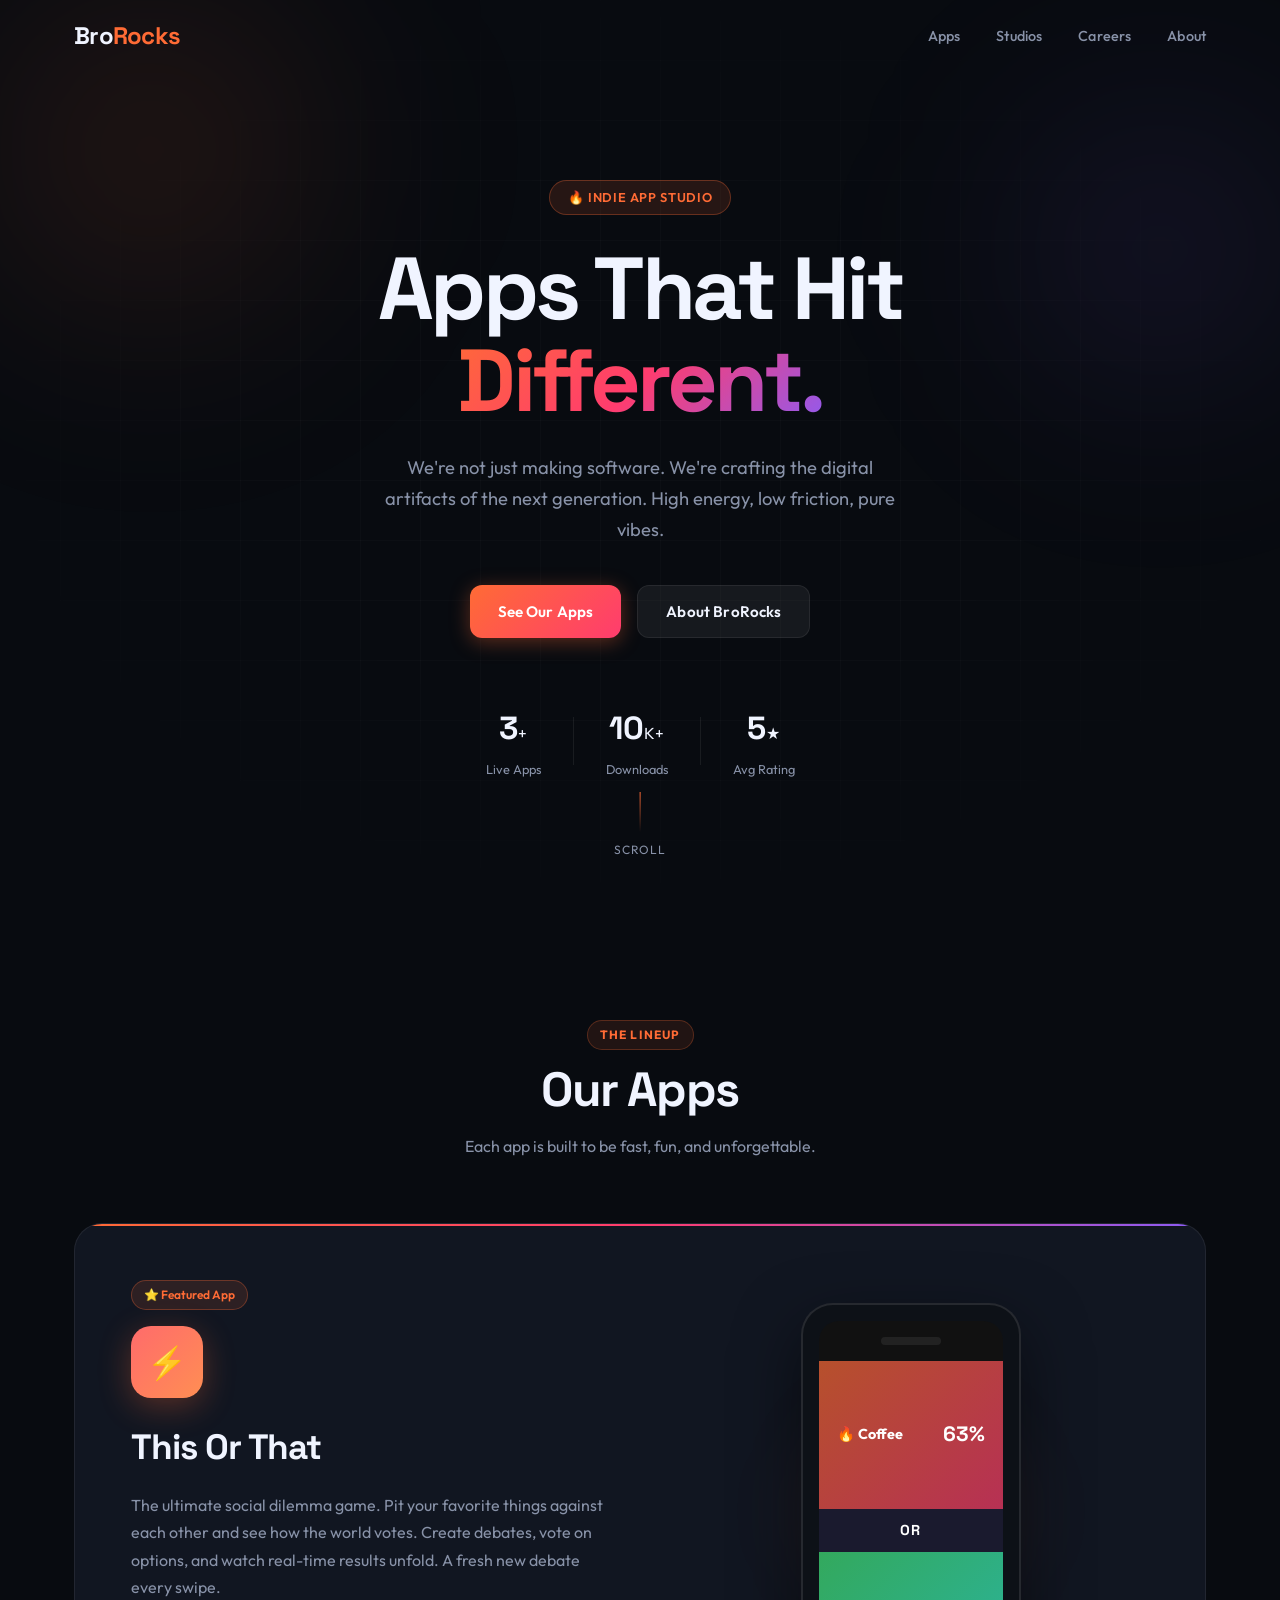
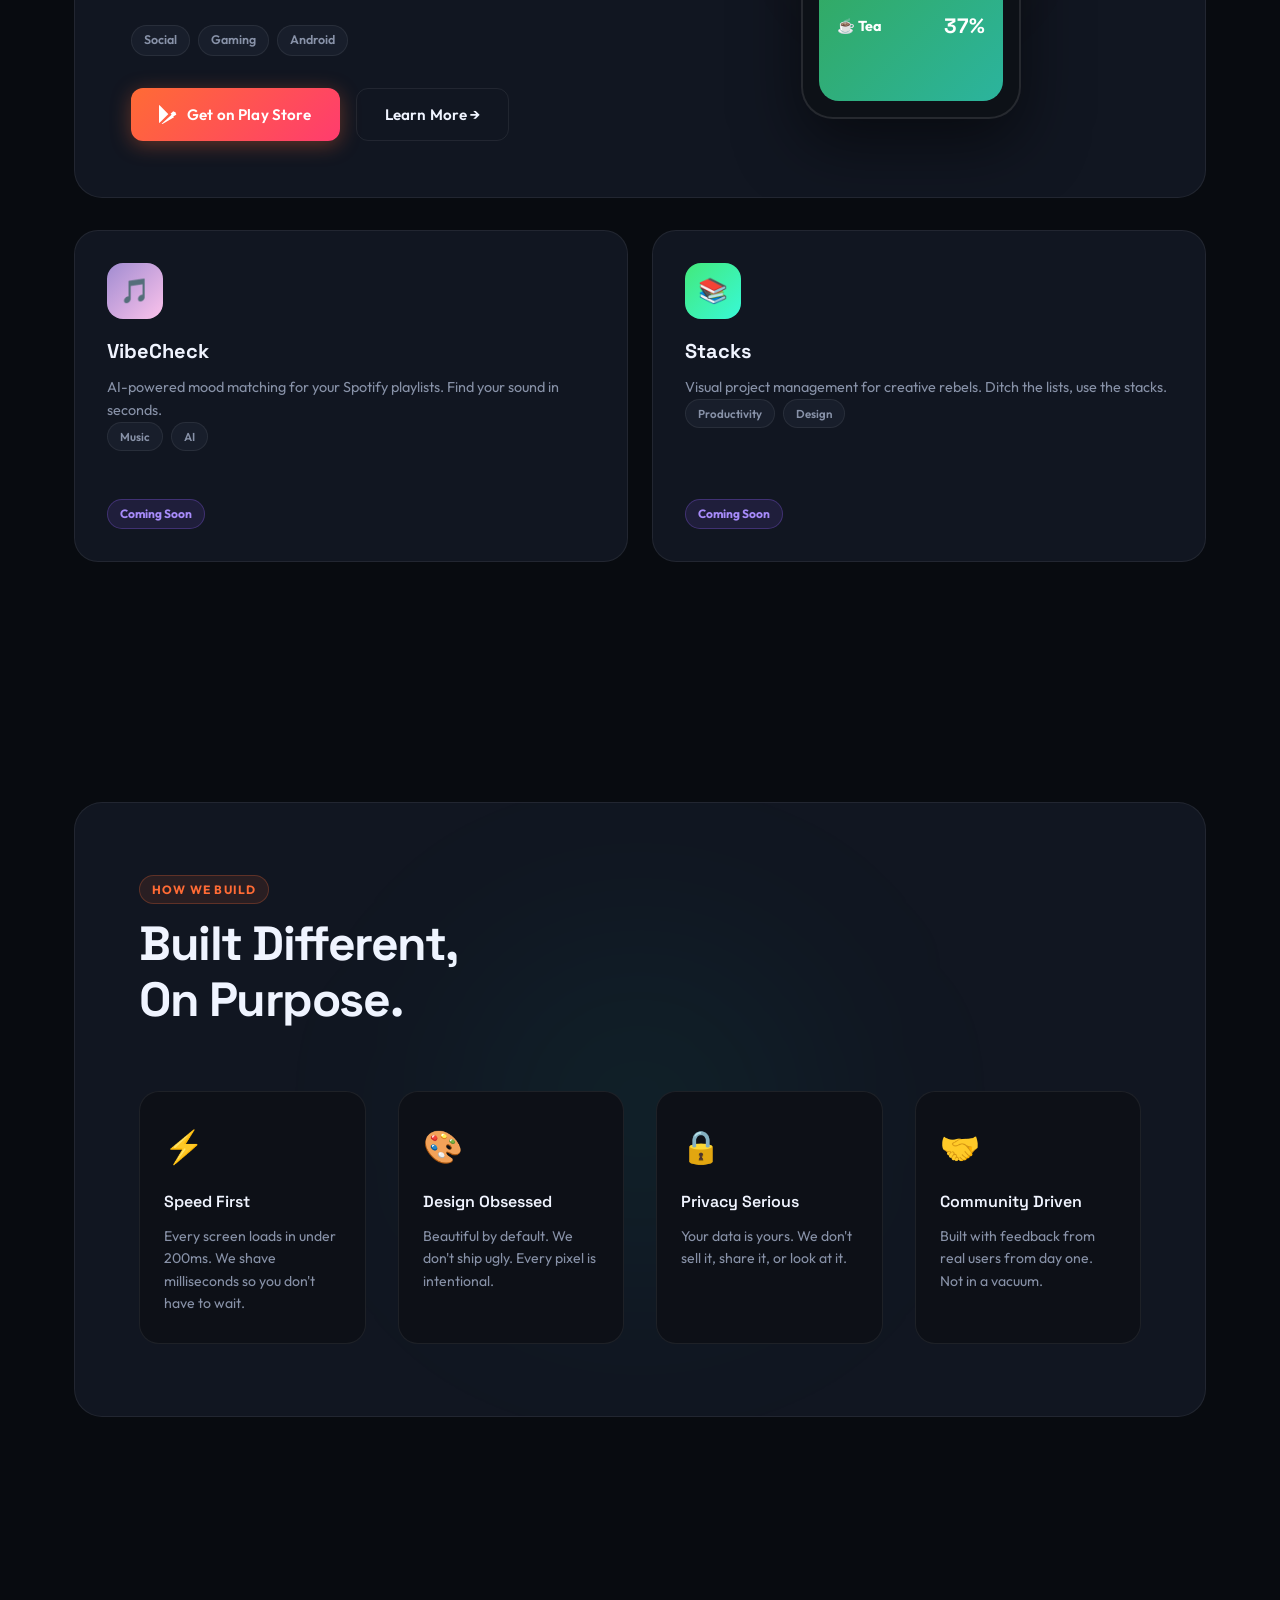
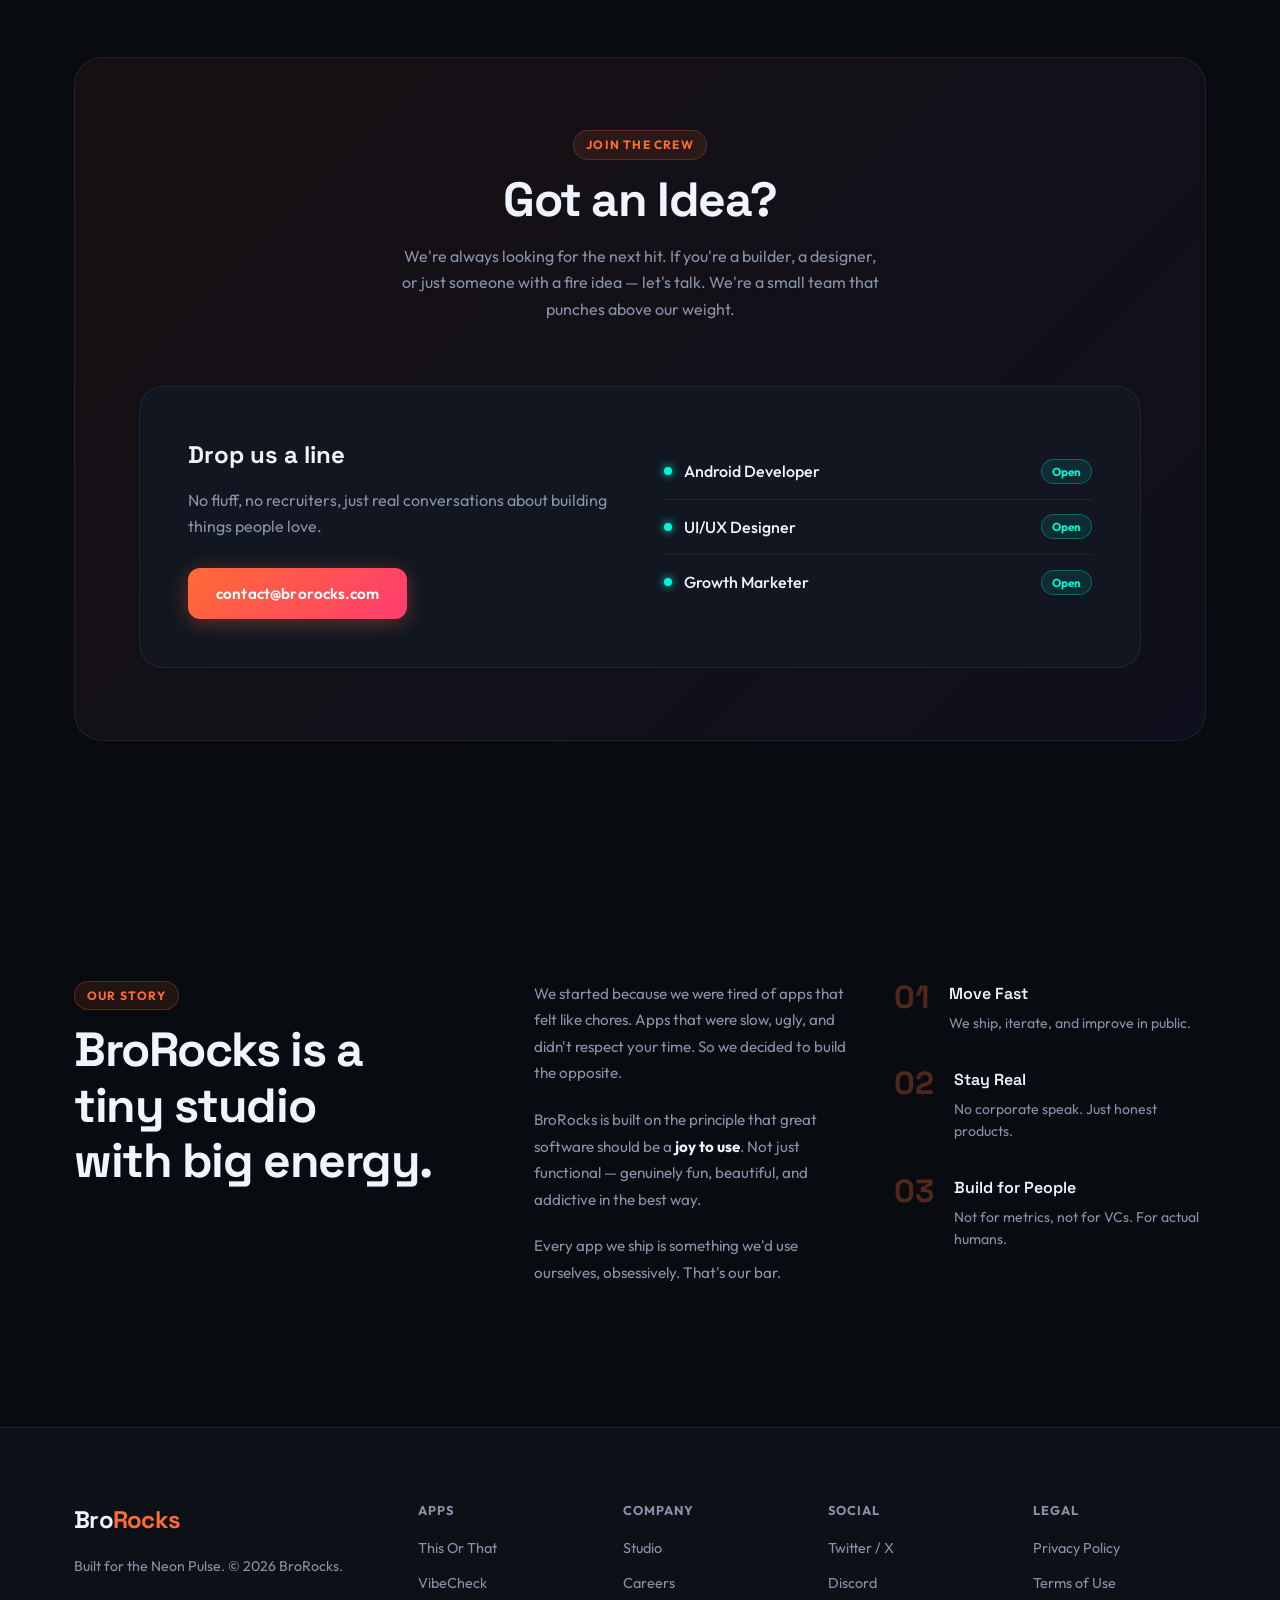
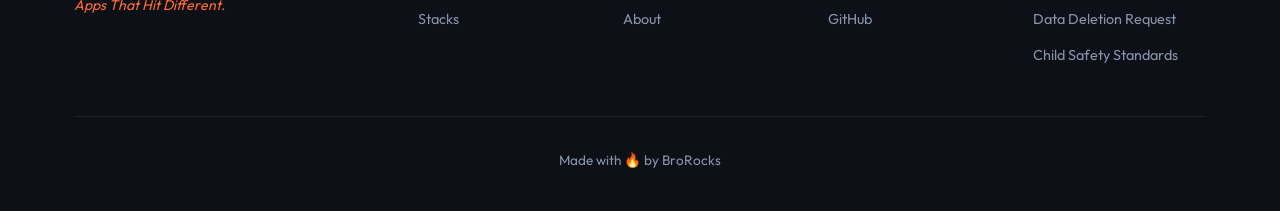
<file: index.html>
<!DOCTYPE html>
<html lang="en">

<head>
    <meta charset="UTF-8">
    <meta name="viewport" content="width=device-width, initial-scale=1.0">
    <title>BroRocks | Apps That Hit Different</title>
    <meta name="description"
        content="BroRocks is an indie app studio crafting the digital artifacts of the next generation. High energy, low friction, pure vibes.">
    <link rel="icon" href="favicon.ico" sizes="any">
    <link rel="icon" type="image/png" sizes="32x32" href="favicon-32x32.png">
    <link rel="preconnect" href="https://fonts.googleapis.com">
    <link rel="preconnect" href="https://fonts.gstatic.com" crossorigin>
    <link
        href="https://fonts.googleapis.com/css2?family=Outfit:wght@300;400;600;700;900&family=Space+Grotesk:wght@400;500;600;700&display=swap"
        rel="stylesheet">
    <link rel="stylesheet" href="style.css">
</head>

<body>

    <!-- NAV -->
    <nav class="navbar" id="navbar">
        <div class="nav-container">
            <a href="#" class="logo">Bro<span>Rocks</span></a>
            <ul class="nav-links" id="nav-links">
                <li><a href="#apps">Apps</a></li>
                <li><a href="#studio">Studios</a></li>
                <li><a href="#careers">Careers</a></li>
                <li><a href="#about">About</a></li>
            </ul>
            <button class="hamburger" id="hamburger" aria-label="Toggle menu">
                <span></span><span></span><span></span>
            </button>
        </div>
    </nav>

    <!-- HERO -->
    <section class="hero" id="home">
        <div class="hero-bg-grid"></div>
        <div class="glow glow-1"></div>
        <div class="glow glow-2"></div>
        <div class="hero-content">
            <div class="badge">🔥 Indie App Studio</div>
            <h1 class="hero-title">Apps That Hit<br><span class="gradient-text">Different.</span></h1>
            <p class="hero-subtitle">We're not just making software. We're crafting the digital artifacts of the next
                generation. High energy, low friction, pure vibes.</p>
            <div class="hero-cta">
                <a href="#apps" class="btn btn-primary">See Our Apps</a>
                <a href="#about" class="btn btn-ghost">About BroRocks</a>
            </div>
            <div class="hero-stats">
                <div class="stat">
                    <span class="stat-num" data-target="3">0</span>+
                    <span class="stat-label">Live Apps</span>
                </div>
                <div class="stat-divider"></div>
                <div class="stat">
                    <span class="stat-num" data-target="10">0</span>K+
                    <span class="stat-label">Downloads</span>
                </div>
                <div class="stat-divider"></div>
                <div class="stat">
                    <span class="stat-num" data-target="5">0</span>★
                    <span class="stat-label">Avg Rating</span>
                </div>
            </div>
        </div>
        <div class="scroll-indicator">
            <div class="scroll-line"></div>
            <span>Scroll</span>
        </div>
    </section>

    <!-- APPS SECTION -->
    <section class="apps-section" id="apps">
        <div class="container">
            <div class="section-header">
                <span class="section-tag">The Lineup</span>
                <h2>Our Apps</h2>
                <p>Each app is built to be fast, fun, and unforgettable.</p>
            </div>

            <!-- Featured App -->
            <div class="app-featured" id="thisorthat">
                <div class="app-featured-content">
                    <div class="app-badge featured-badge">⭐ Featured App</div>
                    <div class="app-icon-large" style="background: linear-gradient(135deg, #ff6b6b, #ff8e53);">
                        <span>⚡</span>
                    </div>
                    <h3>This Or That</h3>
                    <p>The ultimate social dilemma game. Pit your favorite things against each other and see how the
                        world votes. Create debates, vote on options, and watch real-time results unfold. A fresh new
                        debate every swipe.</p>
                    <div class="app-tags">
                        <span class="tag">Social</span>
                        <span class="tag">Gaming</span>
                        <span class="tag">Android</span>
                    </div>
                    <div class="app-actions">
                        <a href="#" class="btn btn-primary" id="download-thisorthat">
                            <svg width="20" height="20" viewBox="0 0 24 24" fill="currentColor">
                                <path
                                    d="M3.18 23.76c.31.17.66.24 1.01.18l13.85-7.96-2.99-2.99-11.87 10.77zM.35 1.15C.13 1.53 0 1.99 0 2.53v18.93c0 .54.13 1 .35 1.38l.08.07 10.61-10.61v-.26L.42 1.08.35 1.15zM20.09 10.27l-2.99-1.72-3.23 3.23 3.23 3.23 2.99-1.72c.85-.49.85-1.3 0-1.79l-.0-.03z" />
                            </svg>
                            Get on Play Store
                        </a>
                        <a href="#" class="btn btn-outline">Learn More →</a>
                    </div>
                </div>
                <div class="app-featured-preview">
                    <div class="phone-mockup">
                        <div class="phone-screen">
                            <div class="mock-header">
                                <div class="mock-dot"></div>
                            </div>
                            <div class="mock-option top-option">
                                <span>🔥 Coffee</span>
                                <span class="pct">63%</span>
                            </div>
                            <div class="mock-or">OR</div>
                            <div class="mock-option bot-option">
                                <span>☕ Tea</span>
                                <span class="pct">37%</span>
                            </div>
                        </div>
                    </div>
                    <div class="phone-glow"></div>
                </div>
            </div>

            <!-- Other Apps Grid -->
            <div class="apps-grid">

                <div class="app-card" id="vibecheck">
                    <div class="app-card-inner">
                        <div class="app-icon" style="background: linear-gradient(135deg, #a18cd1, #fbc2eb);">🎵</div>
                        <div class="app-card-content">
                            <h4>VibeCheck</h4>
                            <p>AI-powered mood matching for your Spotify playlists. Find your sound in seconds.</p>
                            <div class="app-tags small">
                                <span class="tag">Music</span>
                                <span class="tag">AI</span>
                            </div>
                        </div>
                        <div class="app-status coming-soon">Coming Soon</div>
                    </div>
                </div>

                <div class="app-card" id="stacks">
                    <div class="app-card-inner">
                        <div class="app-icon" style="background: linear-gradient(135deg, #43e97b, #38f9d7);">📚</div>
                        <div class="app-card-content">
                            <h4>Stacks</h4>
                            <p>Visual project management for creative rebels. Ditch the lists, use the stacks.</p>
                            <div class="app-tags small">
                                <span class="tag">Productivity</span>
                                <span class="tag">Design</span>
                            </div>
                        </div>
                        <div class="app-status coming-soon">Coming Soon</div>
                    </div>
                </div>

            </div>
        </div>
    </section>

    <!-- STUDIO SECTION -->
    <section class="studio-section" id="studio">
        <div class="container">
            <div class="studio-inner">
                <div class="glow glow-3"></div>
                <div class="section-header left-align">
                    <span class="section-tag">How We Build</span>
                    <h2>Built Different,<br>On Purpose.</h2>
                </div>
                <div class="studio-pillars">
                    <div class="pillar">
                        <div class="pillar-icon">⚡</div>
                        <h4>Speed First</h4>
                        <p>Every screen loads in under 200ms. We shave milliseconds so you don't have to wait.</p>
                    </div>
                    <div class="pillar">
                        <div class="pillar-icon">🎨</div>
                        <h4>Design Obsessed</h4>
                        <p>Beautiful by default. We don't ship ugly. Every pixel is intentional.</p>
                    </div>
                    <div class="pillar">
                        <div class="pillar-icon">🔒</div>
                        <h4>Privacy Serious</h4>
                        <p>Your data is yours. We don't sell it, share it, or look at it.</p>
                    </div>
                    <div class="pillar">
                        <div class="pillar-icon">🤝</div>
                        <h4>Community Driven</h4>
                        <p>Built with feedback from real users from day one. Not in a vacuum.</p>
                    </div>
                </div>
            </div>
        </div>
    </section>

    <!-- CAREERS SECTION -->
    <section class="careers-section" id="careers">
        <div class="container">
            <div class="careers-inner">
                <div class="section-header">
                    <span class="section-tag">Join The Crew</span>
                    <h2>Got an Idea?</h2>
                    <p>We're always looking for the next hit. If you're a builder, a designer, or just someone with a
                        fire idea — let's talk. We're a small team that punches above our weight.</p>
                </div>
                <div class="contact-card">
                    <div class="contact-card-left">
                        <h4>Drop us a line</h4>
                        <p>No fluff, no recruiters, just real conversations about building things people love.</p>
                        <a href="mailto:contact@brorocks.com" class="btn btn-primary"
                            id="contact-email">contact@brorocks.com</a>
                    </div>
                    <div class="contact-card-right">
                        <div class="open-role">
                            <span class="role-dot"></span>
                            <span>Android Developer</span>
                            <span class="role-tag">Open</span>
                        </div>
                        <div class="open-role">
                            <span class="role-dot"></span>
                            <span>UI/UX Designer</span>
                            <span class="role-tag">Open</span>
                        </div>
                        <div class="open-role">
                            <span class="role-dot"></span>
                            <span>Growth Marketer</span>
                            <span class="role-tag">Open</span>
                        </div>
                    </div>
                </div>
            </div>
        </div>
    </section>

    <!-- ABOUT SECTION -->
    <section class="about-section" id="about">
        <div class="container">
            <div class="about-inner">
                <div class="section-header left-align">
                    <span class="section-tag">Our Story</span>
                    <h2>BroRocks is a tiny studio<br>with big energy.</h2>
                </div>
                <div class="about-content">
                    <div class="about-text">
                        <p>We started because we were tired of apps that felt like chores. Apps that were slow, ugly,
                            and didn't respect your time. So we decided to build the opposite.</p>
                        <p>BroRocks is built on the principle that great software should be a <strong>joy to
                                use</strong>. Not just functional — genuinely fun, beautiful, and addictive in the best
                            way.</p>
                        <p>Every app we ship is something we'd use ourselves, obsessively. That's our bar.</p>
                    </div>
                    <div class="about-values">
                        <div class="value-item">
                            <span class="value-num">01</span>
                            <div>
                                <h5>Move Fast</h5>
                                <p>We ship, iterate, and improve in public.</p>
                            </div>
                        </div>
                        <div class="value-item">
                            <span class="value-num">02</span>
                            <div>
                                <h5>Stay Real</h5>
                                <p>No corporate speak. Just honest products.</p>
                            </div>
                        </div>
                        <div class="value-item">
                            <span class="value-num">03</span>
                            <div>
                                <h5>Build for People</h5>
                                <p>Not for metrics, not for VCs. For actual humans.</p>
                            </div>
                        </div>
                    </div>
                </div>
            </div>
        </div>
    </section>

    <!-- FOOTER -->
    <footer class="footer">
        <div class="container">
            <div class="footer-inner">
                <div class="footer-brand">
                    <a href="#" class="logo">Bro<span>Rocks</span></a>
                    <p>Built for the Neon Pulse. © 2026 BroRocks.</p>
                    <p class="footer-tagline">Apps That Hit Different.</p>
                </div>
                <div class="footer-links">
                    <div class="footer-col">
                        <h6>Apps</h6>
                        <a href="#thisorthat">This Or That</a>
                        <a href="#vibecheck">VibeCheck</a>
                        <a href="#stacks">Stacks</a>
                    </div>
                    <div class="footer-col">
                        <h6>Company</h6>
                        <a href="#studio">Studio</a>
                        <a href="#careers">Careers</a>
                        <a href="#about">About</a>
                    </div>
                    <div class="footer-col">
                        <h6>Social</h6>
                        <a href="https://twitter.com" target="_blank" rel="noopener">Twitter / X</a>
                        <a href="https://discord.com" target="_blank" rel="noopener">Discord</a>
                        <a href="https://github.com" target="_blank" rel="noopener">GitHub</a>
                    </div>
                    <div class="footer-col">
                        <h6>Legal</h6>
                        <a href="privacy-policy.html">Privacy Policy</a>
                        <a href="terms.html">Terms of Use</a>
                        <a href="delete-request/">Data Deletion Request</a>
                        <a href="child-safety/">Child Safety Standards</a>
                    </div>
                </div>
            </div>
            <div class="footer-bottom">
                <span>Made with 🔥 by BroRocks</span>
            </div>
        </div>
    </footer>

    <script src="script.js"></script>
</body>

</html>
</file>
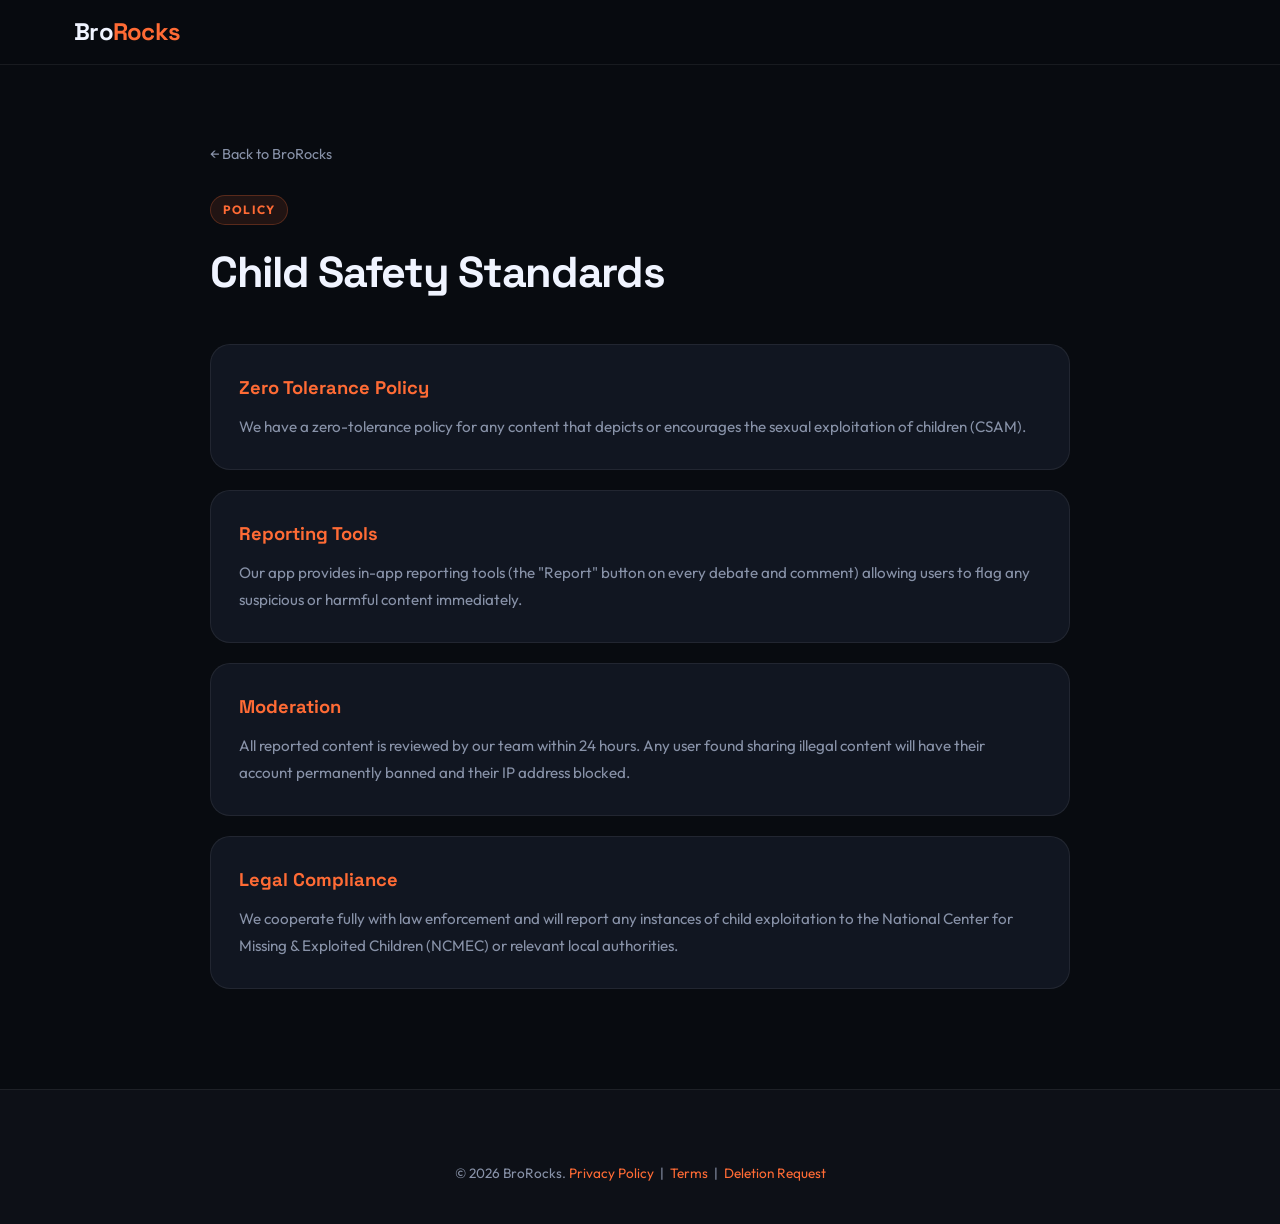
<file: child-safety/index.html>
<!DOCTYPE html>
<html lang="en">

<head>
    <meta charset="UTF-8">
    <meta name="viewport" content="width=device-width, initial-scale=1.0">
    <title>Child Safety Standards | BroRocks</title>
    <meta name="description"
        content="BroRocks child safety standards, moderation policy, and legal compliance commitments.">
    <link rel="icon" href="../favicon.ico" sizes="any">
    <link rel="icon" type="image/png" sizes="32x32" href="../favicon-32x32.png">
    <link rel="preconnect" href="https://fonts.googleapis.com">
    <link rel="preconnect" href="https://fonts.gstatic.com" crossorigin>
    <link
        href="https://fonts.googleapis.com/css2?family=Outfit:wght@300;400;600;700&family=Space+Grotesk:wght@500;700&display=swap"
        rel="stylesheet">
    <link rel="stylesheet" href="../style.css">
    <style>
        .safety-page {
            min-height: 100vh;
            padding: 140px 24px 80px;
        }

        .safety-container {
            max-width: 860px;
            margin: 0 auto;
        }

        .safety-header {
            margin-bottom: 36px;
        }

        .safety-header h1 {
            font-family: var(--font-alt);
            font-size: clamp(2rem, 4vw, 2.7rem);
            font-weight: 700;
            letter-spacing: -0.03em;
            margin-bottom: 10px;
        }

        .safety-card {
            background: var(--surface);
            border: 1px solid var(--border);
            border-radius: 20px;
            padding: 28px;
            margin-bottom: 20px;
        }

        .safety-card h2 {
            font-family: var(--font-alt);
            font-size: 1.15rem;
            margin-bottom: 10px;
            color: var(--accent);
        }

        .safety-card p {
            color: var(--text-muted);
            line-height: 1.8;
            font-size: 0.95rem;
        }

        .back-link {
            display: inline-flex;
            align-items: center;
            gap: 8px;
            color: var(--text-muted);
            font-size: 0.9rem;
            margin-bottom: 28px;
            transition: color 0.2s;
        }

        .back-link:hover {
            color: var(--accent);
        }
    </style>
</head>

<body>
    <nav class="navbar scrolled">
        <div class="nav-container">
            <a href="../index.html" class="logo">Bro<span>Rocks</span></a>
        </div>
    </nav>

    <main class="safety-page">
        <div class="safety-container">
            <a href="../index.html" class="back-link">← Back to BroRocks</a>

            <header class="safety-header">
                <span class="section-tag">Policy</span>
                <h1>Child Safety Standards</h1>
            </header>

            <section class="safety-card">
                <h2>Zero Tolerance Policy</h2>
                <p>We have a zero-tolerance policy for any content that depicts or encourages the sexual exploitation
                    of children (CSAM).</p>
            </section>

            <section class="safety-card">
                <h2>Reporting Tools</h2>
                <p>Our app provides in-app reporting tools (the "Report" button on every debate and comment) allowing
                    users to flag any suspicious or harmful content immediately.</p>
            </section>

            <section class="safety-card">
                <h2>Moderation</h2>
                <p>All reported content is reviewed by our team within 24 hours. Any user found sharing illegal content
                    will have their account permanently banned and their IP address blocked.</p>
            </section>

            <section class="safety-card">
                <h2>Legal Compliance</h2>
                <p>We cooperate fully with law enforcement and will report any instances of child exploitation to the
                    National Center for Missing &amp; Exploited Children (NCMEC) or relevant local authorities.</p>
            </section>
        </div>
    </main>

    <footer class="footer">
        <div class="container">
            <div class="footer-bottom" style="border-top: none; padding-top: 0;">
                <span>© 2026 BroRocks. <a href="../privacy-policy.html" style="color: var(--accent);">Privacy
                        Policy</a> &nbsp;|&nbsp; <a href="../terms.html" style="color: var(--accent);">Terms</a>
                    &nbsp;|&nbsp; <a href="../delete-request/" style="color: var(--accent);">Deletion Request</a></span>
            </div>
        </div>
    </footer>
</body>

</html>
</file>
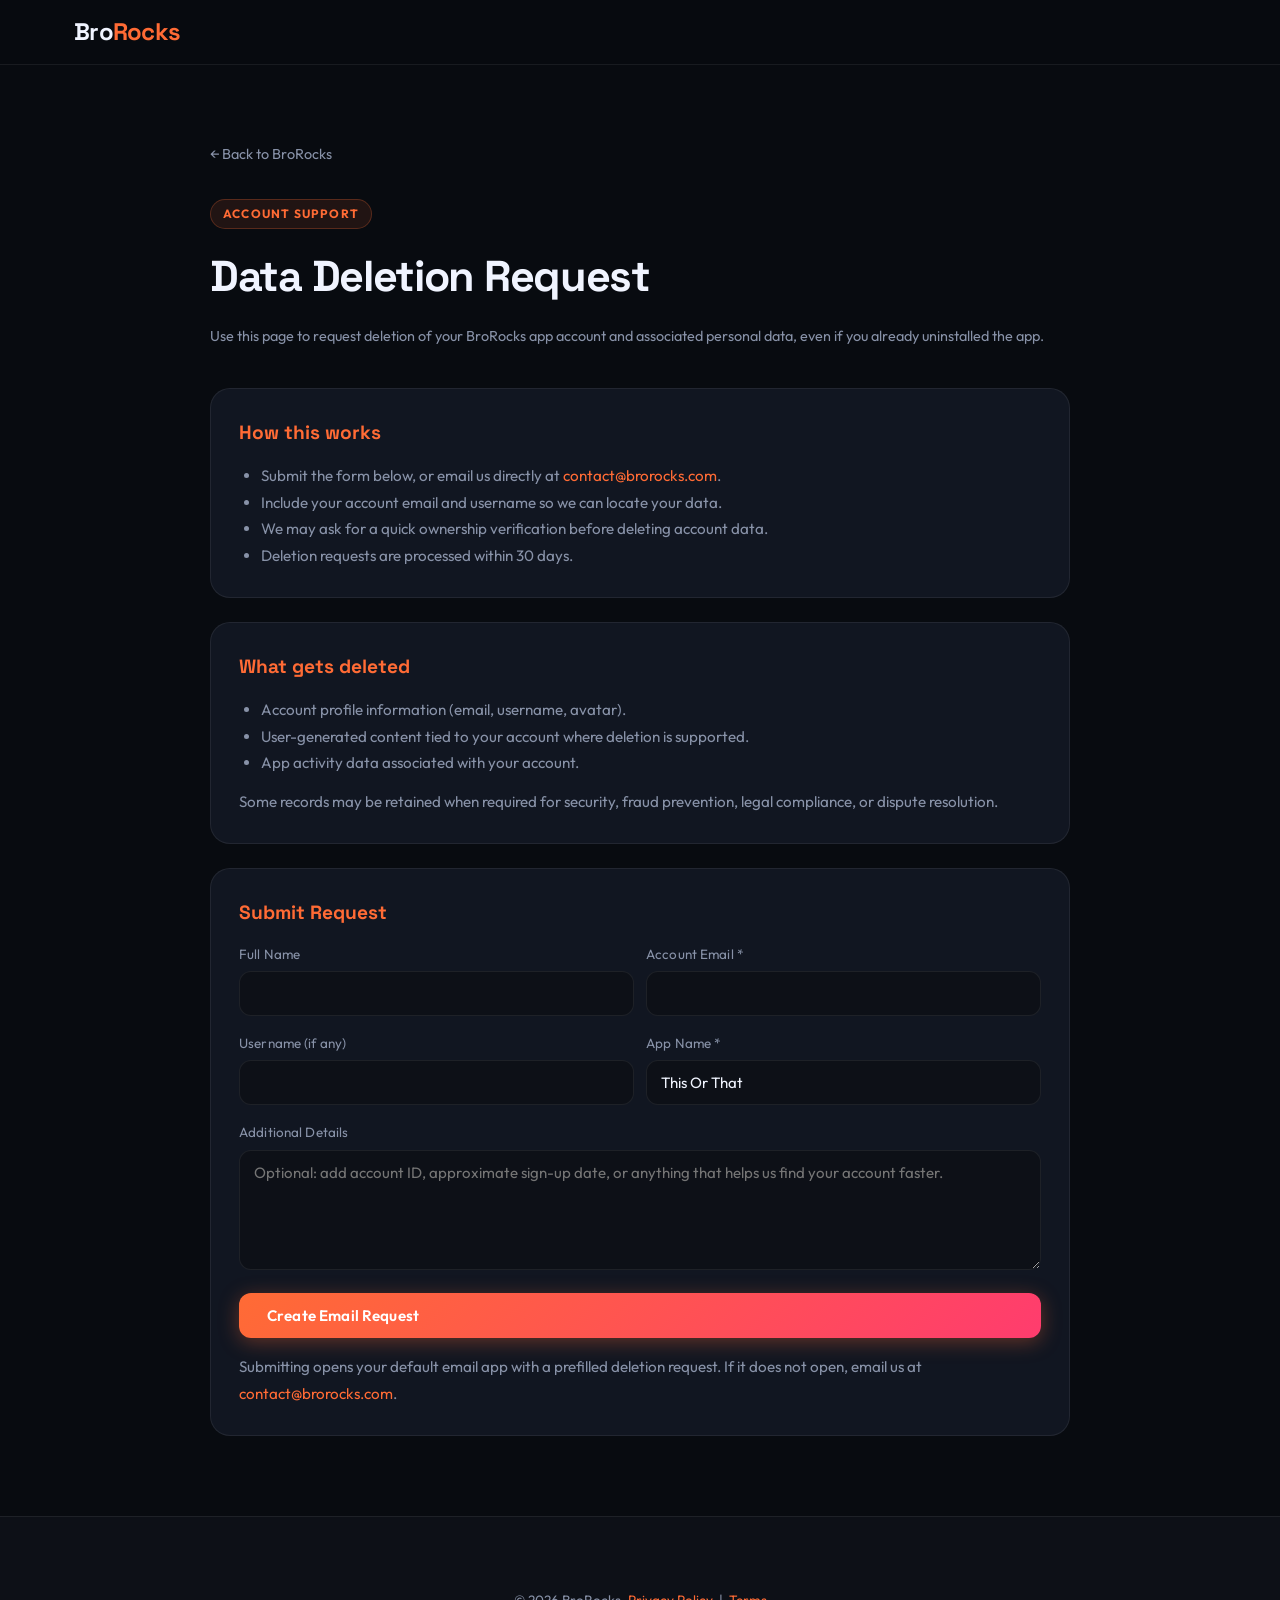
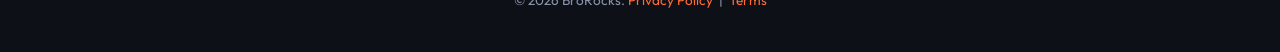
<file: delete-request/index.html>
<!DOCTYPE html>
<html lang="en">

<head>
    <meta charset="UTF-8">
    <meta name="viewport" content="width=device-width, initial-scale=1.0">
    <title>Data Deletion Request | BroRocks</title>
    <meta name="description"
        content="Submit a BroRocks account and data deletion request even if you have uninstalled the app.">
    <link rel="icon" href="../favicon.ico" sizes="any">
    <link rel="icon" type="image/png" sizes="32x32" href="../favicon-32x32.png">
    <link rel="preconnect" href="https://fonts.googleapis.com">
    <link rel="preconnect" href="https://fonts.gstatic.com" crossorigin>
    <link
        href="https://fonts.googleapis.com/css2?family=Outfit:wght@300;400;600;700&family=Space+Grotesk:wght@500;700&display=swap"
        rel="stylesheet">
    <link rel="stylesheet" href="../style.css">
    <style>
        .delete-page {
            min-height: 100vh;
            padding: 140px 24px 80px;
        }

        .delete-container {
            max-width: 860px;
            margin: 0 auto;
        }

        .delete-header {
            margin-bottom: 40px;
        }

        .delete-header h1 {
            font-family: var(--font-alt);
            font-size: clamp(2rem, 4vw, 2.7rem);
            font-weight: 700;
            letter-spacing: -0.03em;
            margin-bottom: 12px;
        }

        .delete-meta {
            color: var(--text-muted);
            font-size: 0.9rem;
            line-height: 1.7;
        }

        .delete-grid {
            display: grid;
            grid-template-columns: 1fr;
            gap: 24px;
        }

        .delete-card {
            background: var(--surface);
            border: 1px solid var(--border);
            border-radius: 20px;
            padding: 28px;
        }

        .delete-card h2 {
            font-family: var(--font-alt);
            font-size: 1.2rem;
            margin-bottom: 14px;
            color: var(--accent);
        }

        .delete-card p,
        .delete-card li {
            color: var(--text-muted);
            font-size: 0.95rem;
            line-height: 1.75;
        }

        .delete-card ul {
            padding-left: 22px;
            margin: 10px 0 0;
        }

        .delete-form {
            display: grid;
            gap: 16px;
        }

        .field-row {
            display: grid;
            grid-template-columns: 1fr 1fr;
            gap: 12px;
        }

        label {
            display: block;
            font-size: 0.84rem;
            color: var(--text-muted);
            margin-bottom: 6px;
            letter-spacing: 0.01em;
        }

        input,
        textarea {
            width: 100%;
            border: 1px solid var(--border);
            border-radius: 12px;
            background: var(--bg2);
            color: var(--text);
            padding: 12px 14px;
            font-family: var(--font-main);
            font-size: 0.94rem;
        }

        textarea {
            min-height: 120px;
            resize: vertical;
        }

        input:focus,
        textarea:focus {
            outline: none;
            border-color: rgba(255, 107, 53, 0.65);
            box-shadow: 0 0 0 3px rgba(255, 107, 53, 0.15);
        }

        .help-text {
            color: var(--text-muted);
            font-size: 0.84rem;
            line-height: 1.6;
        }

        .mailto-link {
            color: var(--accent);
        }

        .back-link {
            display: inline-flex;
            align-items: center;
            gap: 8px;
            color: var(--text-muted);
            font-size: 0.9rem;
            margin-bottom: 32px;
            transition: color 0.2s;
        }

        .back-link:hover {
            color: var(--accent);
        }

        @media (max-width: 768px) {
            .field-row {
                grid-template-columns: 1fr;
            }

            .delete-card {
                padding: 22px;
            }
        }
    </style>
</head>

<body>
    <nav class="navbar scrolled">
        <div class="nav-container">
            <a href="../index.html" class="logo">Bro<span>Rocks</span></a>
        </div>
    </nav>

    <main class="delete-page">
        <div class="delete-container">
            <a href="../index.html" class="back-link">← Back to BroRocks</a>

            <div class="delete-header">
                <span class="section-tag">Account Support</span>
                <h1>Data Deletion Request</h1>
                <p class="delete-meta">Use this page to request deletion of your BroRocks app account and associated
                    personal data, even if you already uninstalled the app.</p>
            </div>

            <div class="delete-grid">
                <section class="delete-card">
                    <h2>How this works</h2>
                    <ul>
                        <li>Submit the form below, or email us directly at <a class="mailto-link"
                                href="mailto:contact@brorocks.com">contact@brorocks.com</a>.</li>
                        <li>Include your account email and username so we can locate your data.</li>
                        <li>We may ask for a quick ownership verification before deleting account data.</li>
                        <li>Deletion requests are processed within 30 days.</li>
                    </ul>
                </section>

                <section class="delete-card">
                    <h2>What gets deleted</h2>
                    <ul>
                        <li>Account profile information (email, username, avatar).</li>
                        <li>User-generated content tied to your account where deletion is supported.</li>
                        <li>App activity data associated with your account.</li>
                    </ul>
                    <p style="margin-top: 12px;">Some records may be retained when required for security, fraud
                        prevention, legal compliance, or dispute resolution.</p>
                </section>

                <section class="delete-card">
                    <h2>Submit Request</h2>
                    <form id="deletion-form" class="delete-form">
                        <div class="field-row">
                            <div>
                                <label for="fullName">Full Name</label>
                                <input id="fullName" name="fullName" type="text" autocomplete="name">
                            </div>
                            <div>
                                <label for="email">Account Email <span aria-hidden="true">*</span></label>
                                <input id="email" name="email" type="email" required autocomplete="email">
                            </div>
                        </div>
                        <div class="field-row">
                            <div>
                                <label for="username">Username (if any)</label>
                                <input id="username" name="username" type="text">
                            </div>
                            <div>
                                <label for="appName">App Name <span aria-hidden="true">*</span></label>
                                <input id="appName" name="appName" type="text" required value="This Or That">
                            </div>
                        </div>
                        <div>
                            <label for="details">Additional Details</label>
                            <textarea id="details" name="details"
                                placeholder="Optional: add account ID, approximate sign-up date, or anything that helps us find your account faster."></textarea>
                        </div>
                        <button type="submit" class="btn btn-primary">Create Email Request</button>
                        <p class="help-text">Submitting opens your default email app with a prefilled deletion request.
                            If it does not open, email us at <a class="mailto-link"
                                href="mailto:contact@brorocks.com">contact@brorocks.com</a>.</p>
                    </form>
                </section>
            </div>
        </div>
    </main>

    <footer class="footer">
        <div class="container">
            <div class="footer-bottom" style="border-top: none; padding-top: 0;">
                <span>© 2026 BroRocks. <a href="../privacy-policy.html" style="color: var(--accent);">Privacy
                        Policy</a> &nbsp;|&nbsp; <a href="../terms.html" style="color: var(--accent);">Terms</a></span>
            </div>
        </div>
    </footer>

    <script>
        const deletionForm = document.getElementById('deletion-form');

        deletionForm.addEventListener('submit', (event) => {
            event.preventDefault();

            const fullName = document.getElementById('fullName').value.trim();
            const email = document.getElementById('email').value.trim();
            const username = document.getElementById('username').value.trim();
            const appName = document.getElementById('appName').value.trim();
            const details = document.getElementById('details').value.trim();

            const subject = `Data Deletion Request - ${appName || 'BroRocks App'}`;
            const bodyLines = [
                'Hello BroRocks Team,',
                '',
                'I am requesting deletion of my account and associated personal data.',
                '',
                `Full Name: ${fullName || 'Not provided'}`,
                `Account Email: ${email || 'Not provided'}`,
                `Username: ${username || 'Not provided'}`,
                `App Name: ${appName || 'Not provided'}`,
                `Additional Details: ${details || 'None'}`,
                '',
                'Please confirm when this request is completed.',
                '',
                'Thank you.'
            ];

            const mailto = `mailto:contact@brorocks.com?subject=${encodeURIComponent(subject)}&body=${encodeURIComponent(bodyLines.join('\n'))}`;
            window.location.href = mailto;
        });
    </script>
</body>

</html>
</file>
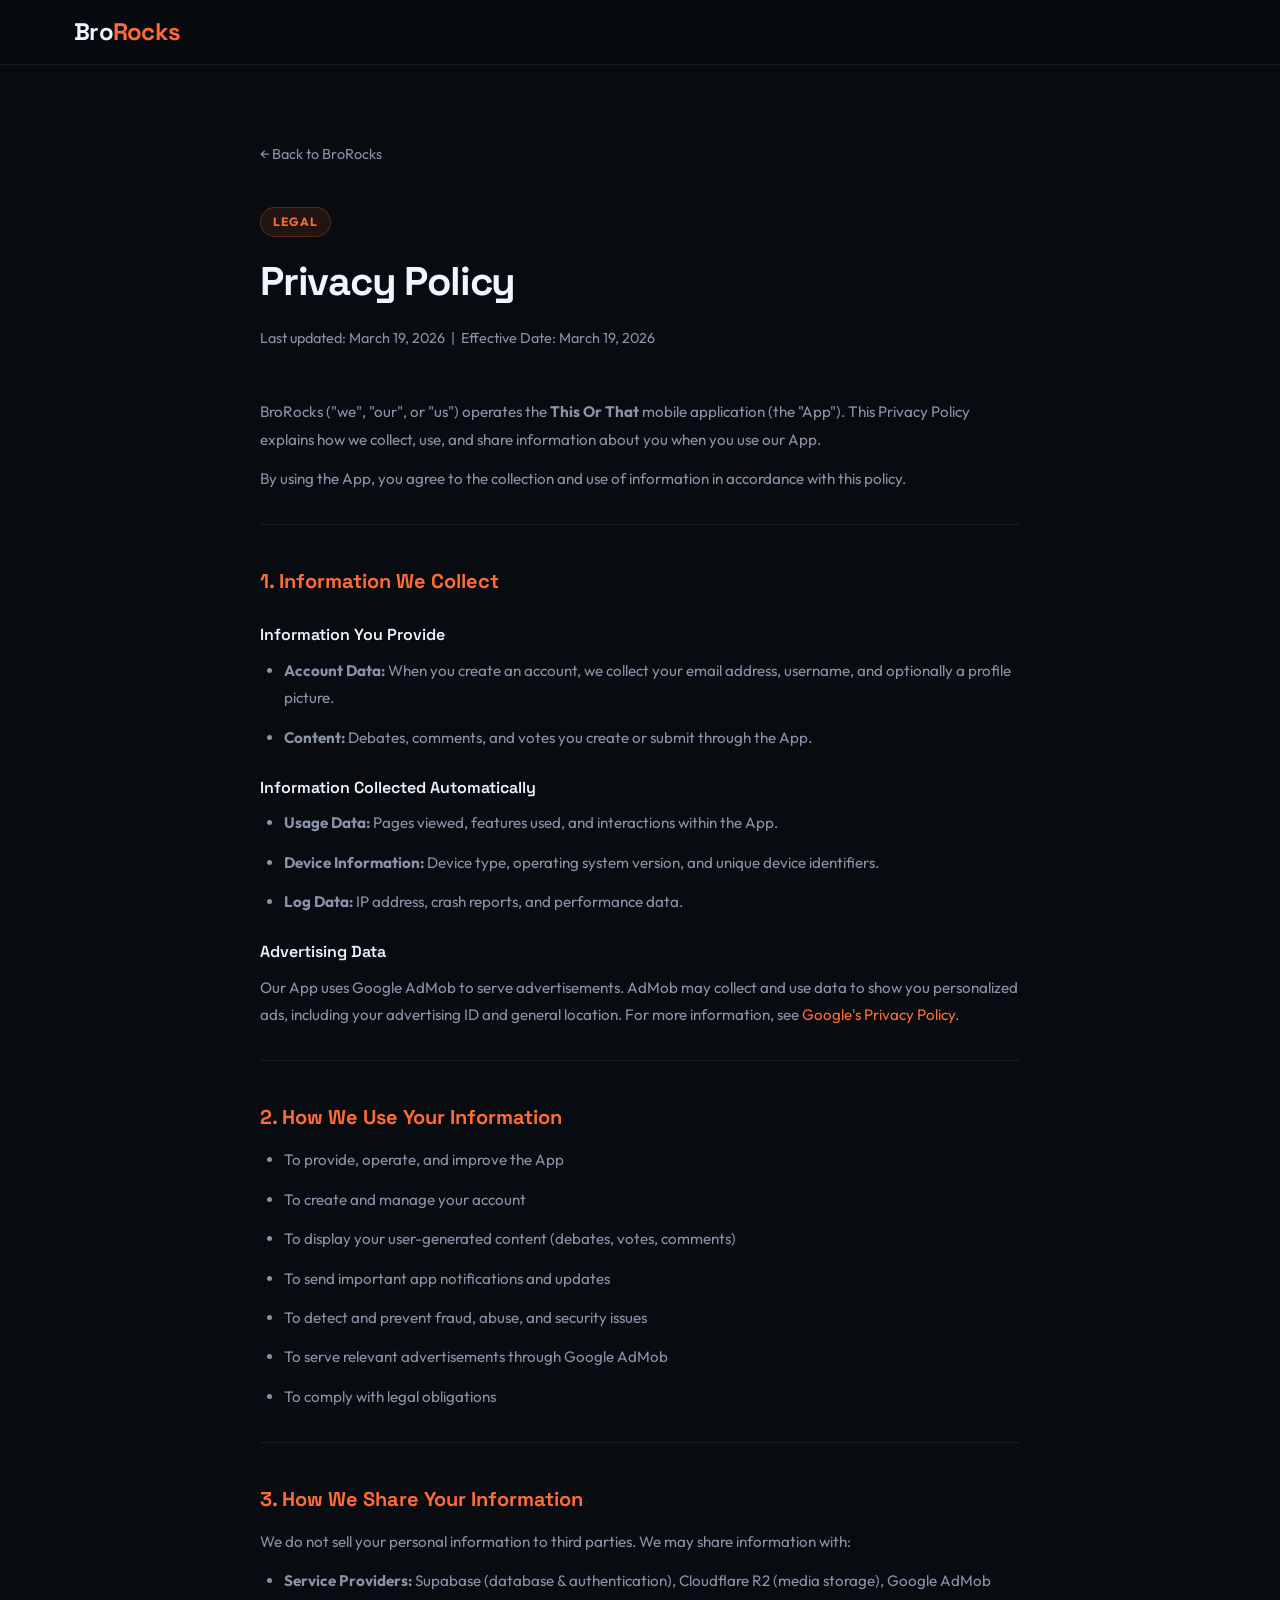
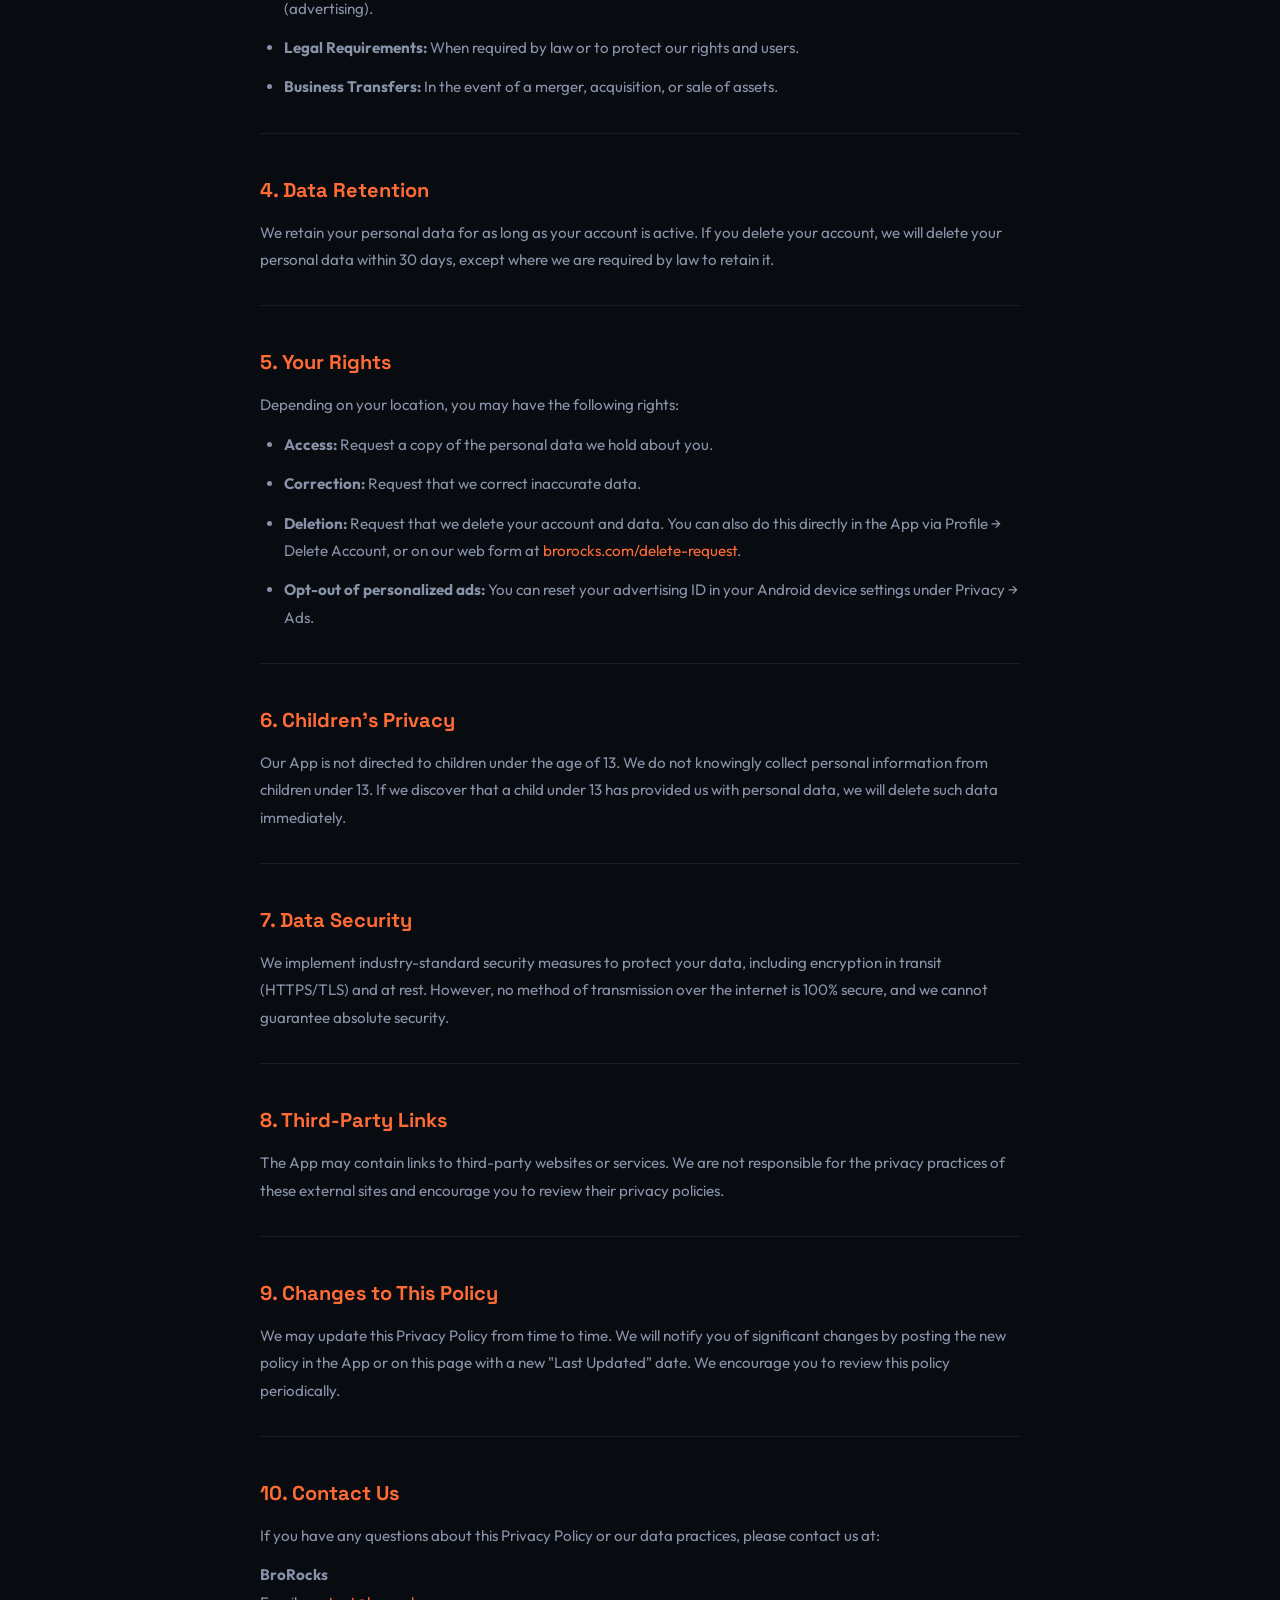
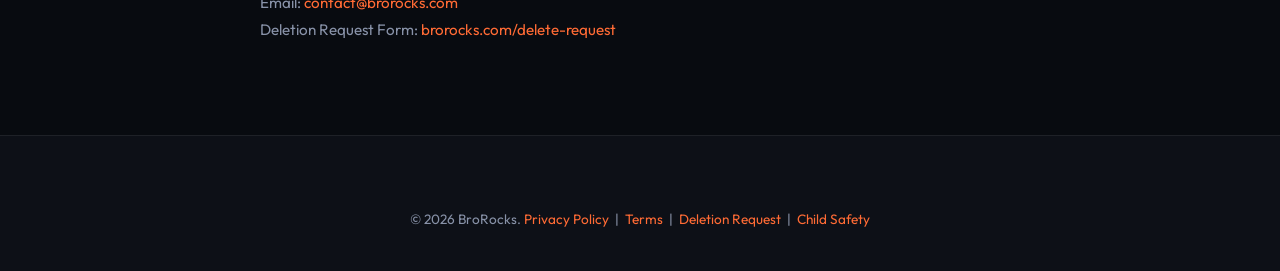
<file: privacy-policy.html>
<!DOCTYPE html>
<html lang="en">

<head>
    <meta charset="UTF-8">
    <meta name="viewport" content="width=device-width, initial-scale=1.0">
    <title>Privacy Policy | BroRocks</title>
    <meta name="description" content="Privacy Policy for BroRocks apps including This Or That.">
    <link rel="preconnect" href="https://fonts.googleapis.com">
    <link rel="preconnect" href="https://fonts.gstatic.com" crossorigin>
    <link
        href="https://fonts.googleapis.com/css2?family=Outfit:wght@300;400;600;700&family=Space+Grotesk:wght@500;700&display=swap"
        rel="stylesheet">
    <link rel="stylesheet" href="style.css">
    <style>
        .policy-page {
            min-height: 100vh;
            padding: 140px 24px 80px;
        }

        .policy-container {
            max-width: 760px;
            margin: 0 auto;
        }

        .policy-header {
            margin-bottom: 48px;
        }

        .policy-header h1 {
            font-family: var(--font-alt);
            font-size: 2.5rem;
            font-weight: 700;
            letter-spacing: -0.03em;
            margin-bottom: 12px;
        }

        .policy-meta {
            color: var(--text-muted);
            font-size: 0.9rem;
        }

        .policy-body h2 {
            font-family: var(--font-alt);
            font-size: 1.25rem;
            font-weight: 700;
            margin: 40px 0 12px;
            color: var(--accent);
        }

        .policy-body h3 {
            font-family: var(--font-alt);
            font-size: 1rem;
            font-weight: 600;
            margin: 24px 0 8px;
        }

        .policy-body p,
        .policy-body li {
            color: var(--text-muted);
            line-height: 1.8;
            margin-bottom: 12px;
            font-size: 0.95rem;
        }

        .policy-body ul {
            padding-left: 24px;
            margin-bottom: 16px;
        }

        .policy-body a {
            color: var(--accent);
        }

        .policy-body a:hover {
            text-decoration: underline;
        }

        .policy-divider {
            height: 1px;
            background: var(--border);
            margin: 32px 0;
        }

        .back-link {
            display: inline-flex;
            align-items: center;
            gap: 8px;
            color: var(--text-muted);
            font-size: 0.9rem;
            margin-bottom: 40px;
            transition: color 0.2s;
        }

        .back-link:hover {
            color: var(--accent);
        }
    </style>
</head>

<body>
    <nav class="navbar scrolled">
        <div class="nav-container">
            <a href="index.html" class="logo">Bro<span>Rocks</span></a>
        </div>
    </nav>

    <main class="policy-page">
        <div class="policy-container">
            <a href="index.html" class="back-link">← Back to BroRocks</a>

            <div class="policy-header">
                <span class="section-tag">Legal</span>
                <h1>Privacy Policy</h1>
                <p class="policy-meta">Last updated: March 19, 2026 &nbsp;|&nbsp; Effective Date: March 19, 2026</p>
            </div>

            <div class="policy-body">
                <p>BroRocks ("we", "our", or "us") operates the <strong>This Or That</strong> mobile application (the
                    "App"). This Privacy Policy explains how we collect, use, and share information about you when you
                    use our App.</p>
                <p>By using the App, you agree to the collection and use of information in accordance with this policy.
                </p>

                <div class="policy-divider"></div>

                <h2>1. Information We Collect</h2>

                <h3>Information You Provide</h3>
                <ul>
                    <li><strong>Account Data:</strong> When you create an account, we collect your email address,
                        username, and optionally a profile picture.</li>
                    <li><strong>Content:</strong> Debates, comments, and votes you create or submit through the App.
                    </li>
                </ul>

                <h3>Information Collected Automatically</h3>
                <ul>
                    <li><strong>Usage Data:</strong> Pages viewed, features used, and interactions within the App.</li>
                    <li><strong>Device Information:</strong> Device type, operating system version, and unique device
                        identifiers.</li>
                    <li><strong>Log Data:</strong> IP address, crash reports, and performance data.</li>
                </ul>

                <h3>Advertising Data</h3>
                <p>Our App uses Google AdMob to serve advertisements. AdMob may collect and use data to show you
                    personalized ads, including your advertising ID and general location. For more information, see <a
                        href="https://policies.google.com/privacy" target="_blank" rel="noopener">Google's Privacy
                        Policy</a>.</p>

                <div class="policy-divider"></div>

                <h2>2. How We Use Your Information</h2>
                <ul>
                    <li>To provide, operate, and improve the App</li>
                    <li>To create and manage your account</li>
                    <li>To display your user-generated content (debates, votes, comments)</li>
                    <li>To send important app notifications and updates</li>
                    <li>To detect and prevent fraud, abuse, and security issues</li>
                    <li>To serve relevant advertisements through Google AdMob</li>
                    <li>To comply with legal obligations</li>
                </ul>

                <div class="policy-divider"></div>

                <h2>3. How We Share Your Information</h2>
                <p>We do not sell your personal information to third parties. We may share information with:</p>
                <ul>
                    <li><strong>Service Providers:</strong> Supabase (database & authentication), Cloudflare R2 (media
                        storage), Google AdMob (advertising).</li>
                    <li><strong>Legal Requirements:</strong> When required by law or to protect our rights and users.
                    </li>
                    <li><strong>Business Transfers:</strong> In the event of a merger, acquisition, or sale of assets.
                    </li>
                </ul>

                <div class="policy-divider"></div>

                <h2>4. Data Retention</h2>
                <p>We retain your personal data for as long as your account is active. If you delete your account, we
                    will delete your personal data within 30 days, except where we are required by law to retain it.</p>

                <div class="policy-divider"></div>

                <h2>5. Your Rights</h2>
                <p>Depending on your location, you may have the following rights:</p>
                <ul>
                    <li><strong>Access:</strong> Request a copy of the personal data we hold about you.</li>
                    <li><strong>Correction:</strong> Request that we correct inaccurate data.</li>
                    <li><strong>Deletion:</strong> Request that we delete your account and data. You can also do this
                        directly in the App via Profile → Delete Account, or on our web form at <a
                            href="delete-request/">brorocks.com/delete-request</a>.</li>
                    <li><strong>Opt-out of personalized ads:</strong> You can reset your advertising ID in your Android
                        device settings under Privacy → Ads.</li>
                </ul>

                <div class="policy-divider"></div>

                <h2>6. Children's Privacy</h2>
                <p>Our App is not directed to children under the age of 13. We do not knowingly collect personal
                    information from children under 13. If we discover that a child under 13 has provided us with
                    personal data, we will delete such data immediately.</p>

                <div class="policy-divider"></div>

                <h2>7. Data Security</h2>
                <p>We implement industry-standard security measures to protect your data, including encryption in
                    transit (HTTPS/TLS) and at rest. However, no method of transmission over the internet is 100%
                    secure, and we cannot guarantee absolute security.</p>

                <div class="policy-divider"></div>

                <h2>8. Third-Party Links</h2>
                <p>The App may contain links to third-party websites or services. We are not responsible for the privacy
                    practices of these external sites and encourage you to review their privacy policies.</p>

                <div class="policy-divider"></div>

                <h2>9. Changes to This Policy</h2>
                <p>We may update this Privacy Policy from time to time. We will notify you of significant changes by
                    posting the new policy in the App or on this page with a new "Last Updated" date. We encourage you
                    to review this policy periodically.</p>

                <div class="policy-divider"></div>

                <h2>10. Contact Us</h2>
                <p>If you have any questions about this Privacy Policy or our data practices, please contact us at:</p>
                <p><strong>BroRocks</strong><br>
                    Email: <a href="mailto:contact@brorocks.com">contact@brorocks.com</a><br>
                    Deletion Request Form: <a href="delete-request/">brorocks.com/delete-request</a></p>
            </div>
        </div>
    </main>

    <footer class="footer">
        <div class="container">
            <div class="footer-bottom" style="border-top: none; padding-top: 0;">
                <span>© 2026 BroRocks. <a href="privacy-policy.html" style="color: var(--accent);">Privacy Policy</a>
                    &nbsp;|&nbsp; <a href="terms.html" style="color: var(--accent);">Terms</a> &nbsp;|&nbsp; <a
                        href="delete-request/" style="color: var(--accent);">Deletion Request</a> &nbsp;|&nbsp; <a
                        href="child-safety/" style="color: var(--accent);">Child Safety</a></span>
            </div>
        </div>
    </footer>
</body>

</html>
</file>
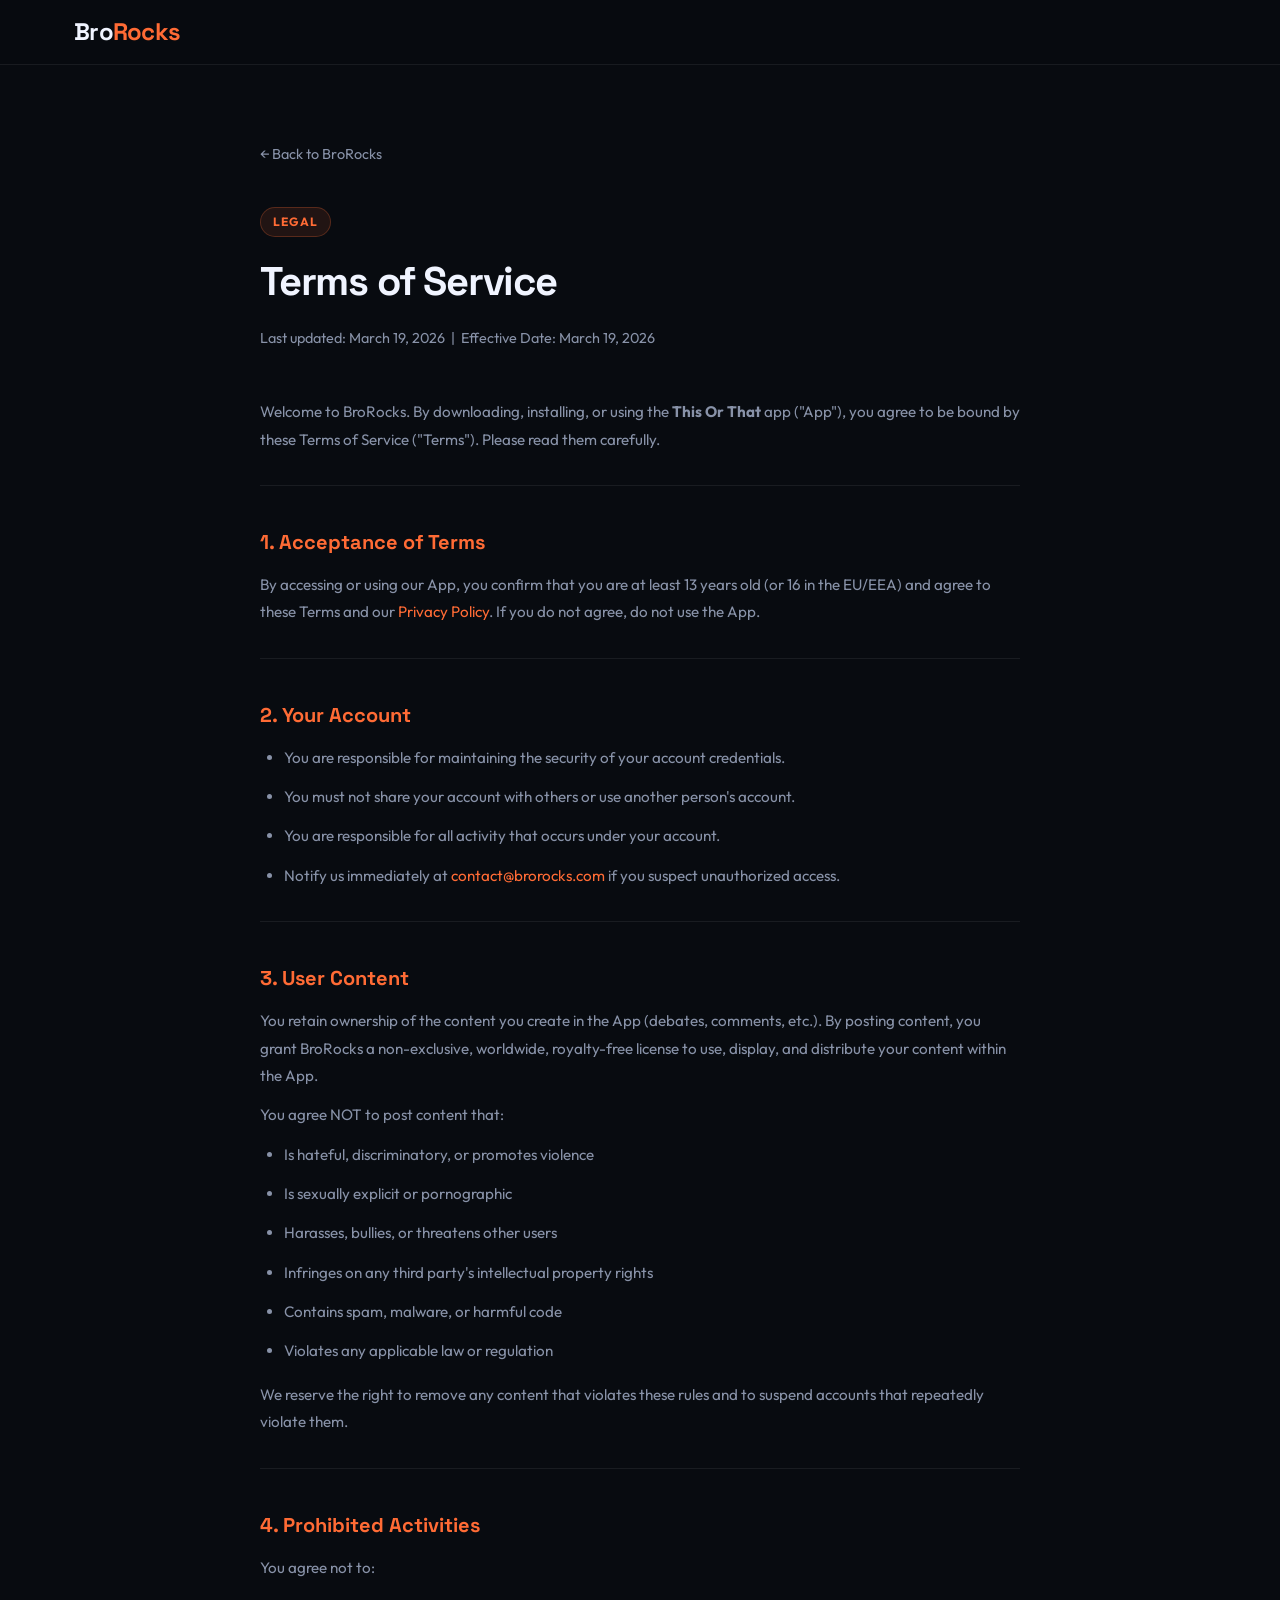
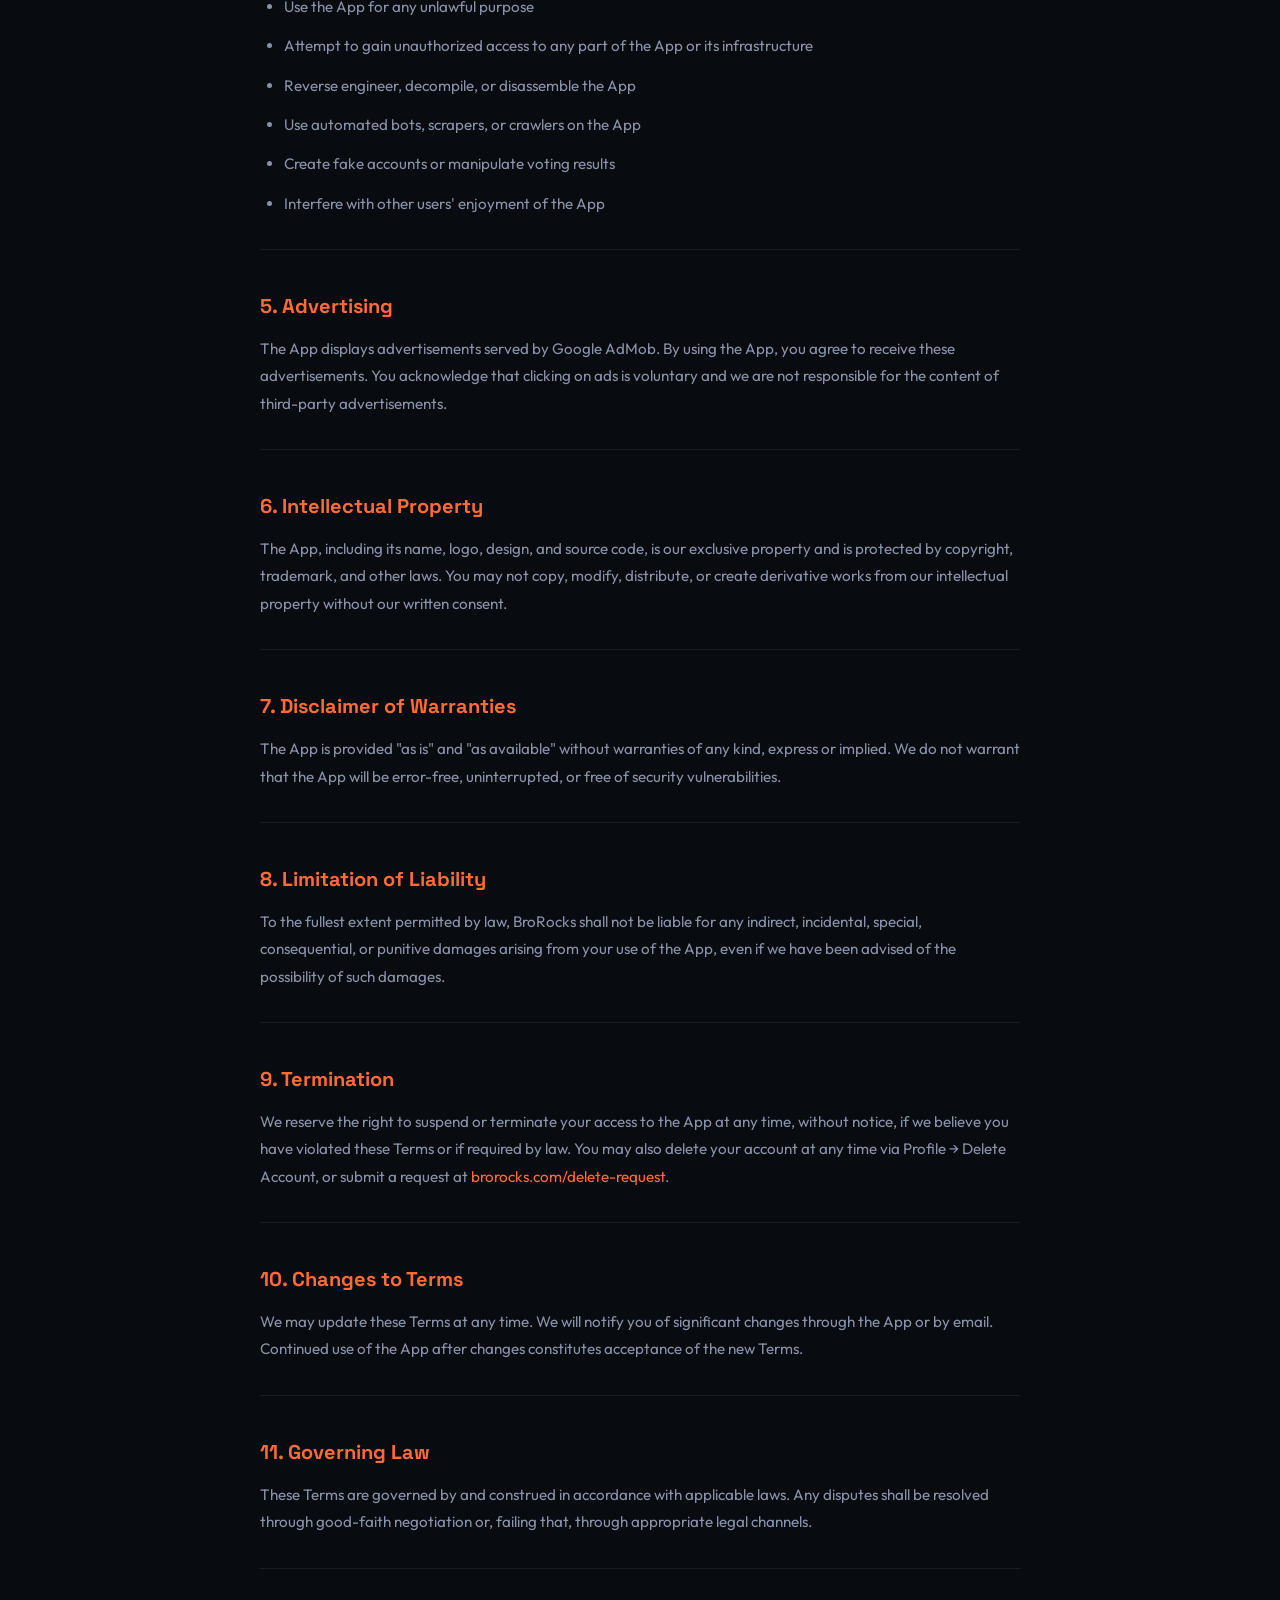
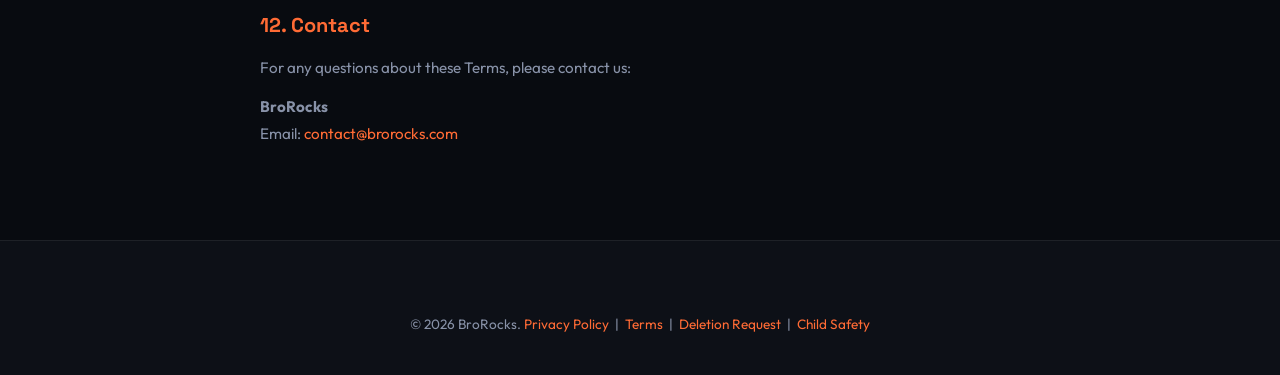
<file: terms.html>
<!DOCTYPE html>
<html lang="en">

<head>
    <meta charset="UTF-8">
    <meta name="viewport" content="width=device-width, initial-scale=1.0">
    <title>Terms of Service | BroRocks</title>
    <meta name="description" content="Terms of Service for BroRocks apps.">
    <link rel="preconnect" href="https://fonts.googleapis.com">
    <link rel="preconnect" href="https://fonts.gstatic.com" crossorigin>
    <link
        href="https://fonts.googleapis.com/css2?family=Outfit:wght@300;400;600;700&family=Space+Grotesk:wght@500;700&display=swap"
        rel="stylesheet">
    <link rel="stylesheet" href="style.css">
    <style>
        .policy-page {
            min-height: 100vh;
            padding: 140px 24px 80px;
        }

        .policy-container {
            max-width: 760px;
            margin: 0 auto;
        }

        .policy-header {
            margin-bottom: 48px;
        }

        .policy-header h1 {
            font-family: var(--font-alt);
            font-size: 2.5rem;
            font-weight: 700;
            letter-spacing: -0.03em;
            margin-bottom: 12px;
        }

        .policy-meta {
            color: var(--text-muted);
            font-size: 0.9rem;
        }

        .policy-body h2 {
            font-family: var(--font-alt);
            font-size: 1.25rem;
            font-weight: 700;
            margin: 40px 0 12px;
            color: var(--accent);
        }

        .policy-body p,
        .policy-body li {
            color: var(--text-muted);
            line-height: 1.8;
            margin-bottom: 12px;
            font-size: 0.95rem;
        }

        .policy-body ul {
            padding-left: 24px;
            margin-bottom: 16px;
        }

        .policy-body a {
            color: var(--accent);
        }

        .policy-body a:hover {
            text-decoration: underline;
        }

        .policy-divider {
            height: 1px;
            background: var(--border);
            margin: 32px 0;
        }

        .back-link {
            display: inline-flex;
            align-items: center;
            gap: 8px;
            color: var(--text-muted);
            font-size: 0.9rem;
            margin-bottom: 40px;
            transition: color 0.2s;
        }

        .back-link:hover {
            color: var(--accent);
        }
    </style>
</head>

<body>
    <nav class="navbar scrolled">
        <div class="nav-container">
            <a href="index.html" class="logo">Bro<span>Rocks</span></a>
        </div>
    </nav>

    <main class="policy-page">
        <div class="policy-container">
            <a href="index.html" class="back-link">← Back to BroRocks</a>

            <div class="policy-header">
                <span class="section-tag">Legal</span>
                <h1>Terms of Service</h1>
                <p class="policy-meta">Last updated: March 19, 2026 &nbsp;|&nbsp; Effective Date: March 19, 2026</p>
            </div>

            <div class="policy-body">
                <p>Welcome to BroRocks. By downloading, installing, or using the <strong>This Or That</strong> app
                    ("App"), you agree to be bound by these Terms of Service ("Terms"). Please read them carefully.</p>

                <div class="policy-divider"></div>

                <h2>1. Acceptance of Terms</h2>
                <p>By accessing or using our App, you confirm that you are at least 13 years old (or 16 in the EU/EEA)
                    and agree to these Terms and our <a href="privacy-policy.html">Privacy Policy</a>. If you do not
                    agree, do not use the App.</p>

                <div class="policy-divider"></div>

                <h2>2. Your Account</h2>
                <ul>
                    <li>You are responsible for maintaining the security of your account credentials.</li>
                    <li>You must not share your account with others or use another person's account.</li>
                    <li>You are responsible for all activity that occurs under your account.</li>
                    <li>Notify us immediately at <a href="mailto:contact@brorocks.com">contact@brorocks.com</a> if you
                        suspect unauthorized access.</li>
                </ul>

                <div class="policy-divider"></div>

                <h2>3. User Content</h2>
                <p>You retain ownership of the content you create in the App (debates, comments, etc.). By posting
                    content, you grant BroRocks a non-exclusive, worldwide, royalty-free license to use, display, and
                    distribute your content within the App.</p>
                <p>You agree NOT to post content that:</p>
                <ul>
                    <li>Is hateful, discriminatory, or promotes violence</li>
                    <li>Is sexually explicit or pornographic</li>
                    <li>Harasses, bullies, or threatens other users</li>
                    <li>Infringes on any third party's intellectual property rights</li>
                    <li>Contains spam, malware, or harmful code</li>
                    <li>Violates any applicable law or regulation</li>
                </ul>
                <p>We reserve the right to remove any content that violates these rules and to suspend accounts that
                    repeatedly violate them.</p>

                <div class="policy-divider"></div>

                <h2>4. Prohibited Activities</h2>
                <p>You agree not to:</p>
                <ul>
                    <li>Use the App for any unlawful purpose</li>
                    <li>Attempt to gain unauthorized access to any part of the App or its infrastructure</li>
                    <li>Reverse engineer, decompile, or disassemble the App</li>
                    <li>Use automated bots, scrapers, or crawlers on the App</li>
                    <li>Create fake accounts or manipulate voting results</li>
                    <li>Interfere with other users' enjoyment of the App</li>
                </ul>

                <div class="policy-divider"></div>

                <h2>5. Advertising</h2>
                <p>The App displays advertisements served by Google AdMob. By using the App, you agree to receive these
                    advertisements. You acknowledge that clicking on ads is voluntary and we are not responsible for the
                    content of third-party advertisements.</p>

                <div class="policy-divider"></div>

                <h2>6. Intellectual Property</h2>
                <p>The App, including its name, logo, design, and source code, is our exclusive property and is
                    protected by copyright, trademark, and other laws. You may not copy, modify, distribute, or create
                    derivative works from our intellectual property without our written consent.</p>

                <div class="policy-divider"></div>

                <h2>7. Disclaimer of Warranties</h2>
                <p>The App is provided "as is" and "as available" without warranties of any kind, express or implied. We
                    do not warrant that the App will be error-free, uninterrupted, or free of security vulnerabilities.
                </p>

                <div class="policy-divider"></div>

                <h2>8. Limitation of Liability</h2>
                <p>To the fullest extent permitted by law, BroRocks shall not be liable for any indirect, incidental,
                    special, consequential, or punitive damages arising from your use of the App, even if we have been
                    advised of the possibility of such damages.</p>

                <div class="policy-divider"></div>

                <h2>9. Termination</h2>
                <p>We reserve the right to suspend or terminate your access to the App at any time, without notice, if
                    we believe you have violated these Terms or if required by law. You may also delete your account at
                    any time via Profile → Delete Account, or submit a request at <a
                        href="delete-request/">brorocks.com/delete-request</a>.</p>

                <div class="policy-divider"></div>

                <h2>10. Changes to Terms</h2>
                <p>We may update these Terms at any time. We will notify you of significant changes through the App or
                    by email. Continued use of the App after changes constitutes acceptance of the new Terms.</p>

                <div class="policy-divider"></div>

                <h2>11. Governing Law</h2>
                <p>These Terms are governed by and construed in accordance with applicable laws. Any disputes shall be
                    resolved through good-faith negotiation or, failing that, through appropriate legal channels.</p>

                <div class="policy-divider"></div>

                <h2>12. Contact</h2>
                <p>For any questions about these Terms, please contact us:</p>
                <p><strong>BroRocks</strong><br>
                    Email: <a href="mailto:contact@brorocks.com">contact@brorocks.com</a></p>
            </div>
        </div>
    </main>

    <footer class="footer">
        <div class="container">
            <div class="footer-bottom" style="border-top: none; padding-top: 0;">
                <span>© 2026 BroRocks. <a href="privacy-policy.html" style="color: var(--accent);">Privacy Policy</a>
                    &nbsp;|&nbsp; <a href="terms.html" style="color: var(--accent);">Terms</a> &nbsp;|&nbsp; <a
                        href="delete-request/" style="color: var(--accent);">Deletion Request</a> &nbsp;|&nbsp; <a
                        href="child-safety/" style="color: var(--accent);">Child Safety</a></span>
            </div>
        </div>
    </footer>
</body>

</html>
</file>
<file: style.css>
/* === RESET & BASE === */
*, *::before, *::after {
    box-sizing: border-box;
    margin: 0;
    padding: 0;
}

:root {
    --bg: #080b10;
    --bg2: #0d1017;
    --surface: #111621;
    --surface2: #181e2b;
    --border: rgba(255, 255, 255, 0.07);
    --accent: #ff6b35;
    --accent2: #ff3c6e;
    --neon: #00f5d4;
    --purple: #8b5cf6;
    --text: #f0f4ff;
    --text-muted: #8892a8;
    --font-main: 'Outfit', sans-serif;
    --font-alt: 'Space Grotesk', sans-serif;
    --radius: 16px;
    --max-w: 1180px;
}

html { scroll-behavior: smooth; }

body {
    font-family: var(--font-main);
    background: var(--bg);
    color: var(--text);
    overflow-x: hidden;
    line-height: 1.65;
}

a { text-decoration: none; color: inherit; }

img { max-width: 100%; }

.container {
    max-width: var(--max-w);
    margin: 0 auto;
    padding: 0 24px;
}

/* === BUTTONS === */
.btn {
    display: inline-flex;
    align-items: center;
    gap: 8px;
    padding: 13px 28px;
    border-radius: 12px;
    font-family: var(--font-main);
    font-size: 0.95rem;
    font-weight: 600;
    letter-spacing: 0.01em;
    cursor: pointer;
    border: none;
    transition: all 0.25s cubic-bezier(0.4, 0, 0.2, 1);
}

.btn-primary {
    background: linear-gradient(135deg, var(--accent), var(--accent2));
    color: #fff;
    box-shadow: 0 4px 20px rgba(255, 107, 53, 0.35);
}

.btn-primary:hover {
    transform: translateY(-2px);
    box-shadow: 0 8px 32px rgba(255, 107, 53, 0.5);
}

.btn-ghost {
    background: rgba(255, 255, 255, 0.06);
    color: var(--text);
    border: 1px solid var(--border);
    backdrop-filter: blur(8px);
}

.btn-ghost:hover {
    background: rgba(255, 255, 255, 0.1);
    border-color: rgba(255, 255, 255, 0.18);
    transform: translateY(-2px);
}

.btn-outline {
    background: transparent;
    color: var(--text);
    border: 1px solid var(--border);
}

.btn-outline:hover {
    border-color: var(--accent);
    color: var(--accent);
    transform: translateY(-2px);
}

/* === GLOW ELEMENTS === */
.glow {
    position: absolute;
    border-radius: 50%;
    filter: blur(100px);
    pointer-events: none;
    z-index: 0;
}
.glow-1 {
    width: 500px; height: 500px;
    background: radial-gradient(circle, rgba(255,107,53,0.15) 0%, transparent 70%);
    top: -100px; left: -100px;
    animation: glow-pulse 6s ease-in-out infinite alternate;
}
.glow-2 {
    width: 400px; height: 400px;
    background: radial-gradient(circle, rgba(139,92,246,0.15) 0%, transparent 70%);
    right: -80px; top: 50px;
    animation: glow-pulse 8s ease-in-out infinite alternate-reverse;
}
.glow-3 {
    width: 600px; height: 400px;
    background: radial-gradient(circle, rgba(0,245,212,0.08) 0%, transparent 70%);
    left: 50%; top: 50%;
    transform: translate(-50%, -50%);
}

@keyframes glow-pulse {
    from { opacity: 0.6; transform: scale(1); }
    to { opacity: 1; transform: scale(1.15); }
}

/* === NAVBAR === */
.navbar {
    position: fixed;
    top: 0; left: 0; right: 0;
    z-index: 1000;
    padding: 16px 0;
    transition: all 0.3s ease;
}

.navbar.scrolled {
    background: rgba(8, 11, 16, 0.85);
    backdrop-filter: blur(16px);
    border-bottom: 1px solid var(--border);
    padding: 12px 0;
}

.nav-container {
    max-width: var(--max-w);
    margin: 0 auto;
    padding: 0 24px;
    display: flex;
    align-items: center;
    justify-content: space-between;
}

.logo {
    font-family: var(--font-alt);
    font-size: 1.5rem;
    font-weight: 700;
    letter-spacing: -0.03em;
    color: var(--text);
}

.logo span { color: var(--accent); }

.nav-links {
    list-style: none;
    display: flex;
    gap: 36px;
}

.nav-links a {
    font-weight: 500;
    font-size: 0.9rem;
    color: var(--text-muted);
    letter-spacing: 0.01em;
    transition: color 0.2s;
}
.nav-links a:hover { color: var(--text); }

.hamburger {
    display: none;
    flex-direction: column;
    gap: 5px;
    background: none;
    border: none;
    cursor: pointer;
    padding: 4px;
}
.hamburger span {
    display: block; width: 24px; height: 2px;
    background: var(--text);
    border-radius: 2px;
    transition: all 0.3s ease;
}

/* === HERO SECTION === */
.hero {
    min-height: 100vh;
    display: flex;
    align-items: center;
    justify-content: center;
    position: relative;
    overflow: hidden;
    padding: 140px 24px 80px;
}

.hero-bg-grid {
    position: absolute;
    inset: 0;
    background-image:
        linear-gradient(rgba(255,255,255,0.02) 1px, transparent 1px),
        linear-gradient(90deg, rgba(255,255,255,0.02) 1px, transparent 1px);
    background-size: 60px 60px;
    mask-image: radial-gradient(ellipse at center, black 40%, transparent 80%);
}

.hero-content {
    position: relative;
    z-index: 1;
    text-align: center;
    max-width: 780px;
    margin: 0 auto;
}

.badge {
    display: inline-block;
    background: rgba(255, 107, 53, 0.12);
    border: 1px solid rgba(255, 107, 53, 0.3);
    color: var(--accent);
    padding: 6px 18px;
    border-radius: 100px;
    font-size: 0.8rem;
    font-weight: 600;
    letter-spacing: 0.05em;
    text-transform: uppercase;
    margin-bottom: 28px;
    animation: fade-in-up 0.6s ease;
}

.hero-title {
    font-family: var(--font-alt);
    font-size: clamp(3rem, 7vw, 5.5rem);
    font-weight: 700;
    line-height: 1.05;
    letter-spacing: -0.04em;
    margin-bottom: 24px;
    animation: fade-in-up 0.7s ease 0.1s both;
}

.gradient-text {
    background: linear-gradient(135deg, var(--accent), var(--accent2), var(--purple));
    -webkit-background-clip: text;
    -webkit-text-fill-color: transparent;
    background-clip: text;
}

.hero-subtitle {
    font-size: 1.15rem;
    color: var(--text-muted);
    max-width: 520px;
    margin: 0 auto 40px;
    line-height: 1.7;
    animation: fade-in-up 0.7s ease 0.2s both;
}

.hero-cta {
    display: flex;
    gap: 16px;
    justify-content: center;
    flex-wrap: wrap;
    margin-bottom: 64px;
    animation: fade-in-up 0.7s ease 0.3s both;
}

.hero-stats {
    display: flex;
    align-items: center;
    justify-content: center;
    gap: 32px;
    animation: fade-in-up 0.7s ease 0.4s both;
}

.stat { text-align: center; }

.stat-num {
    font-family: var(--font-alt);
    font-size: 2rem;
    font-weight: 700;
    color: var(--text);
}

.stat-label {
    display: block;
    font-size: 0.8rem;
    color: var(--text-muted);
    margin-top: 4px;
}

.stat-divider {
    width: 1px;
    height: 48px;
    background: var(--border);
}

.scroll-indicator {
    position: absolute;
    bottom: 40px;
    left: 50%;
    transform: translateX(-50%);
    display: flex;
    flex-direction: column;
    align-items: center;
    gap: 8px;
    color: var(--text-muted);
    font-size: 0.75rem;
    letter-spacing: 0.08em;
    text-transform: uppercase;
    animation: scroll-bounce 2s ease-in-out infinite;
}

.scroll-line {
    width: 1px;
    height: 40px;
    background: linear-gradient(to bottom, var(--accent), transparent);
}

@keyframes scroll-bounce {
    0%, 100% { transform: translateX(-50%) translateY(0); }
    50% { transform: translateX(-50%) translateY(8px); }
}

/* === SECTION HEADERS === */
.section-header {
    text-align: center;
    margin-bottom: 64px;
}

.section-header.left-align { text-align: left; }

.section-tag {
    display: inline-block;
    font-size: 0.75rem;
    font-weight: 700;
    letter-spacing: 0.1em;
    text-transform: uppercase;
    color: var(--accent);
    margin-bottom: 12px;
    background: rgba(255,107,53,0.1);
    padding: 4px 12px;
    border-radius: 100px;
    border: 1px solid rgba(255,107,53,0.25);
}

.section-header h2 {
    font-family: var(--font-alt);
    font-size: clamp(2rem, 4vw, 3rem);
    font-weight: 700;
    letter-spacing: -0.03em;
    line-height: 1.15;
    margin-bottom: 16px;
}

.section-header p {
    color: var(--text-muted);
    font-size: 1rem;
    max-width: 480px;
    margin: 0 auto;
}

/* === APPS SECTION === */
.apps-section { padding: 120px 0; }

/* Featured */
.app-featured {
    display: grid;
    grid-template-columns: 1fr 1fr;
    gap: 64px;
    align-items: center;
    background: var(--surface);
    border: 1px solid var(--border);
    border-radius: 28px;
    padding: 56px;
    margin-bottom: 32px;
    position: relative;
    overflow: hidden;
    transition: transform 0.3s ease;
}

.app-featured:hover { transform: translateY(-4px); }

.app-featured::before {
    content: '';
    position: absolute;
    top: 0; left: 0; right: 0;
    height: 2px;
    background: linear-gradient(90deg, var(--accent), var(--accent2), var(--purple));
}

.app-icon-large {
    width: 72px; height: 72px;
    border-radius: 20px;
    display: flex;
    align-items: center;
    justify-content: center;
    font-size: 2rem;
    margin-bottom: 20px;
    box-shadow: 0 8px 32px rgba(255,107,53,0.3);
}

.featured-badge {
    display: inline-block;
    background: rgba(255,107,53,0.12);
    border: 1px solid rgba(255,107,53,0.3);
    color: var(--accent);
    padding: 4px 12px;
    border-radius: 100px;
    font-size: 0.75rem;
    font-weight: 600;
    margin-bottom: 16px;
}

.app-featured-content h3 {
    font-family: var(--font-alt);
    font-size: 2.2rem;
    font-weight: 700;
    letter-spacing: -0.03em;
    margin-bottom: 16px;
}

.app-featured-content p {
    color: var(--text-muted);
    line-height: 1.7;
    margin-bottom: 24px;
}

.app-tags { display: flex; gap: 8px; flex-wrap: wrap; margin-bottom: 32px; }
.tag {
    padding: 4px 12px;
    background: var(--surface2);
    border: 1px solid var(--border);
    border-radius: 100px;
    font-size: 0.78rem;
    font-weight: 600;
    color: var(--text-muted);
}

.app-actions { display: flex; gap: 16px; flex-wrap: wrap; }

/* Phone Mockup */
.app-featured-preview {
    display: flex;
    justify-content: center;
    align-items: center;
    position: relative;
}

.phone-mockup {
    width: 220px;
    background: #0d1117;
    border-radius: 32px;
    border: 2px solid rgba(255,255,255,0.1);
    padding: 16px;
    position: relative;
    z-index: 1;
    box-shadow: 0 24px 64px rgba(0,0,0,0.5);
}

.phone-screen {
    border-radius: 20px;
    overflow: hidden;
    height: 380px;
    display: flex;
    flex-direction: column;
}

.mock-header {
    background: #111;
    height: 40px;
    display: flex;
    align-items: center;
    justify-content: center;
}

.mock-dot {
    width: 60px; height: 8px;
    background: #222;
    border-radius: 4px;
}

.mock-option {
    flex: 1;
    display: flex;
    align-items: center;
    justify-content: space-between;
    padding: 20px 18px;
    font-weight: 700;
    font-size: 0.9rem;
    transition: all 0.3s;
}

.top-option {
    background: linear-gradient(135deg, rgba(255,107,53,0.7), rgba(255,62,110,0.7));
    color: white;
}

.bot-option {
    background: linear-gradient(135deg, rgba(67,233,123,0.7), rgba(56,249,215,0.7));
    color: white;
}

.pct {
    font-family: var(--font-alt);
    font-size: 1.3rem;
    font-weight: 700;
}

.mock-or {
    background: #1a1a2e;
    color: #fff;
    text-align: center;
    padding: 10px;
    font-family: var(--font-alt);
    font-weight: 700;
    font-size: 0.9rem;
    letter-spacing: 0.1em;
}

.phone-glow {
    position: absolute;
    width: 250px; height: 250px;
    background: radial-gradient(circle, rgba(255,107,53,0.2) 0%, transparent 70%);
    border-radius: 50%;
    filter: blur(40px);
    z-index: 0;
}

/* Apps Grid */
.apps-grid {
    display: grid;
    grid-template-columns: 1fr 1fr;
    gap: 24px;
}

.app-card {
    background: var(--surface);
    border: 1px solid var(--border);
    border-radius: 24px;
    transition: all 0.3s ease;
    overflow: hidden;
    position: relative;
}

.app-card:hover {
    border-color: rgba(255,107,53,0.3);
    transform: translateY(-4px);
    box-shadow: 0 12px 40px rgba(0,0,0,0.3);
}

.app-card-inner {
    padding: 32px;
    display: flex;
    flex-direction: column;
    gap: 16px;
    height: 100%;
}

.app-icon {
    width: 56px; height: 56px;
    border-radius: 16px;
    display: flex;
    align-items: center;
    justify-content: center;
    font-size: 1.5rem;
}

.app-card-content h4 {
    font-family: var(--font-alt);
    font-size: 1.25rem;
    font-weight: 700;
    margin-bottom: 8px;
}

.app-card-content p {
    color: var(--text-muted);
    font-size: 0.9rem;
    line-height: 1.6;
}

.app-tags.small .tag { font-size: 0.72rem; }

.app-status {
    margin-top: auto;
    display: inline-block;
    padding: 4px 12px;
    border-radius: 100px;
    font-size: 0.75rem;
    font-weight: 700;
    align-self: flex-start;
}

.coming-soon {
    background: rgba(139,92,246,0.12);
    border: 1px solid rgba(139,92,246,0.3);
    color: #a78bfa;
}

/* === STUDIO SECTION === */
.studio-section { padding: 120px 0; }

.studio-inner {
    background: var(--surface);
    border: 1px solid var(--border);
    border-radius: 28px;
    padding: 72px 64px;
    position: relative;
    overflow: hidden;
}

.studio-pillars {
    display: grid;
    grid-template-columns: repeat(4, 1fr);
    gap: 32px;
    margin-top: 48px;
}

.pillar {
    padding: 28px 24px;
    background: var(--bg2);
    border: 1px solid var(--border);
    border-radius: 20px;
    transition: all 0.3s;
}

.pillar:hover {
    border-color: rgba(255, 107, 53, 0.3);
    transform: translateY(-4px);
}

.pillar-icon {
    font-size: 2rem;
    margin-bottom: 16px;
}

.pillar h4 {
    font-family: var(--font-alt);
    font-size: 1rem;
    font-weight: 600;
    margin-bottom: 10px;
}

.pillar p { color: var(--text-muted); font-size: 0.88rem; line-height: 1.6; }

/* === CAREERS === */
.careers-section { padding: 120px 0; }

.careers-inner {
    background: linear-gradient(135deg, rgba(255,107,53,0.06), rgba(139,92,246,0.06));
    border: 1px solid var(--border);
    border-radius: 28px;
    padding: 72px 64px;
}

.contact-card {
    display: grid;
    grid-template-columns: 1fr 1fr;
    gap: 48px;
    align-items: center;
    background: var(--surface);
    border: 1px solid var(--border);
    border-radius: 24px;
    padding: 48px;
    margin-top: 16px;
}

.contact-card-left h4 {
    font-family: var(--font-alt);
    font-size: 1.5rem;
    margin-bottom: 12px;
}

.contact-card-left p { color: var(--text-muted); margin-bottom: 28px; line-height: 1.65; }

.open-role {
    display: flex;
    align-items: center;
    gap: 12px;
    padding: 14px 0;
    border-bottom: 1px solid var(--border);
    font-weight: 500;
}

.open-role:last-child { border-bottom: none; }

.role-dot {
    width: 8px; height: 8px;
    background: var(--neon);
    border-radius: 50%;
    box-shadow: 0 0 8px var(--neon);
    flex-shrink: 0;
}

.role-tag {
    margin-left: auto;
    background: rgba(0, 245, 212, 0.1);
    border: 1px solid rgba(0, 245, 212, 0.3);
    color: var(--neon);
    padding: 2px 10px;
    border-radius: 100px;
    font-size: 0.72rem;
    font-weight: 700;
}

/* === ABOUT === */
.about-section { padding: 120px 0; }

.about-inner {
    display: grid;
    grid-template-columns: 380px 1fr;
    gap: 80px;
    align-items: start;
}

.about-content {
    display: grid;
    grid-template-columns: 1fr 1fr;
    gap: 48px;
}

.about-text p {
    color: var(--text-muted);
    line-height: 1.75;
    margin-bottom: 20px;
    font-size: 0.95rem;
}

.about-text p strong { color: var(--text); }

.value-item {
    display: flex;
    gap: 20px;
    margin-bottom: 32px;
    align-items: flex-start;
}

.value-num {
    font-family: var(--font-alt);
    font-size: 2rem;
    font-weight: 700;
    color: rgba(255, 107, 53, 0.3);
    line-height: 1;
    flex-shrink: 0;
}

.value-item h5 {
    font-family: var(--font-alt);
    font-size: 1rem;
    font-weight: 600;
    margin-bottom: 6px;
}

.value-item p { color: var(--text-muted); font-size: 0.88rem; line-height: 1.55; }

/* === FOOTER === */
.footer {
    border-top: 1px solid var(--border);
    padding: 72px 0 40px;
    background: var(--bg2);
}

.footer-inner {
    display: grid;
    grid-template-columns: 280px 1fr;
    gap: 64px;
    margin-bottom: 48px;
    align-items: start;
}

.footer-brand p {
    color: var(--text-muted);
    font-size: 0.88rem;
    margin-top: 16px;
    line-height: 1.6;
}

.footer-tagline { color: var(--accent) !important; font-style: italic; }

.footer-links {
    display: grid;
    grid-template-columns: repeat(4, 1fr);
    gap: 32px;
}

.footer-col { display: flex; flex-direction: column; gap: 12px; }

.footer-col h6 {
    font-size: 0.8rem;
    font-weight: 700;
    text-transform: uppercase;
    letter-spacing: 0.08em;
    color: var(--text-muted);
    margin-bottom: 4px;
}

.footer-col a {
    color: var(--text-muted);
    font-size: 0.9rem;
    transition: color 0.2s;
}

.footer-col a:hover { color: var(--text); }

.footer-bottom {
    border-top: 1px solid var(--border);
    padding-top: 32px;
    text-align: center;
    color: var(--text-muted);
    font-size: 0.85rem;
}

/* === ANIMATIONS === */
@keyframes fade-in-up {
    from { opacity: 0; transform: translateY(24px); }
    to { opacity: 1; transform: translateY(0); }
}

.reveal {
    opacity: 0;
    transform: translateY(30px);
    transition: opacity 0.7s ease, transform 0.7s ease;
}

.reveal.visible {
    opacity: 1;
    transform: translateY(0);
}

/* === RESPONSIVE === */
@media (max-width: 1024px) {
    .studio-pillars { grid-template-columns: repeat(2, 1fr); }
    .apps-grid { grid-template-columns: 1fr; }
    .about-inner { grid-template-columns: 1fr; gap: 48px; }
    .app-featured { grid-template-columns: 1fr; gap: 48px; }
    .app-featured-preview { display: none; }
    .footer-inner { grid-template-columns: 1fr; gap: 40px; }
    .footer-links { grid-template-columns: repeat(2, 1fr); }
}

@media (max-width: 768px) {
    .nav-links { display: none; }
    .hamburger { display: flex; }

    .nav-links.open {
        display: flex;
        flex-direction: column;
        position: fixed;
        top: 64px; left: 0; right: 0;
        background: rgba(8, 11, 16, 0.97);
        backdrop-filter: blur(20px);
        padding: 32px 24px;
        border-bottom: 1px solid var(--border);
        gap: 24px;
    }

    .hero-stats { flex-direction: column; gap: 20px; }
    .stat-divider { width: 40px; height: 1px; }
    .studio-inner { padding: 40px 28px; }
    .studio-pillars { grid-template-columns: 1fr; }
    .careers-inner { padding: 40px 28px; }
    .contact-card { grid-template-columns: 1fr; padding: 32px; }
    .about-content { grid-template-columns: 1fr; }
    .footer-links { grid-template-columns: 1fr 1fr; }
    .app-featured { padding: 32px 28px; }
}

@media (max-width: 480px) {
    .btn { padding: 12px 20px; font-size: 0.88rem; }
    .footer-links { grid-template-columns: 1fr; }
}
</file>
